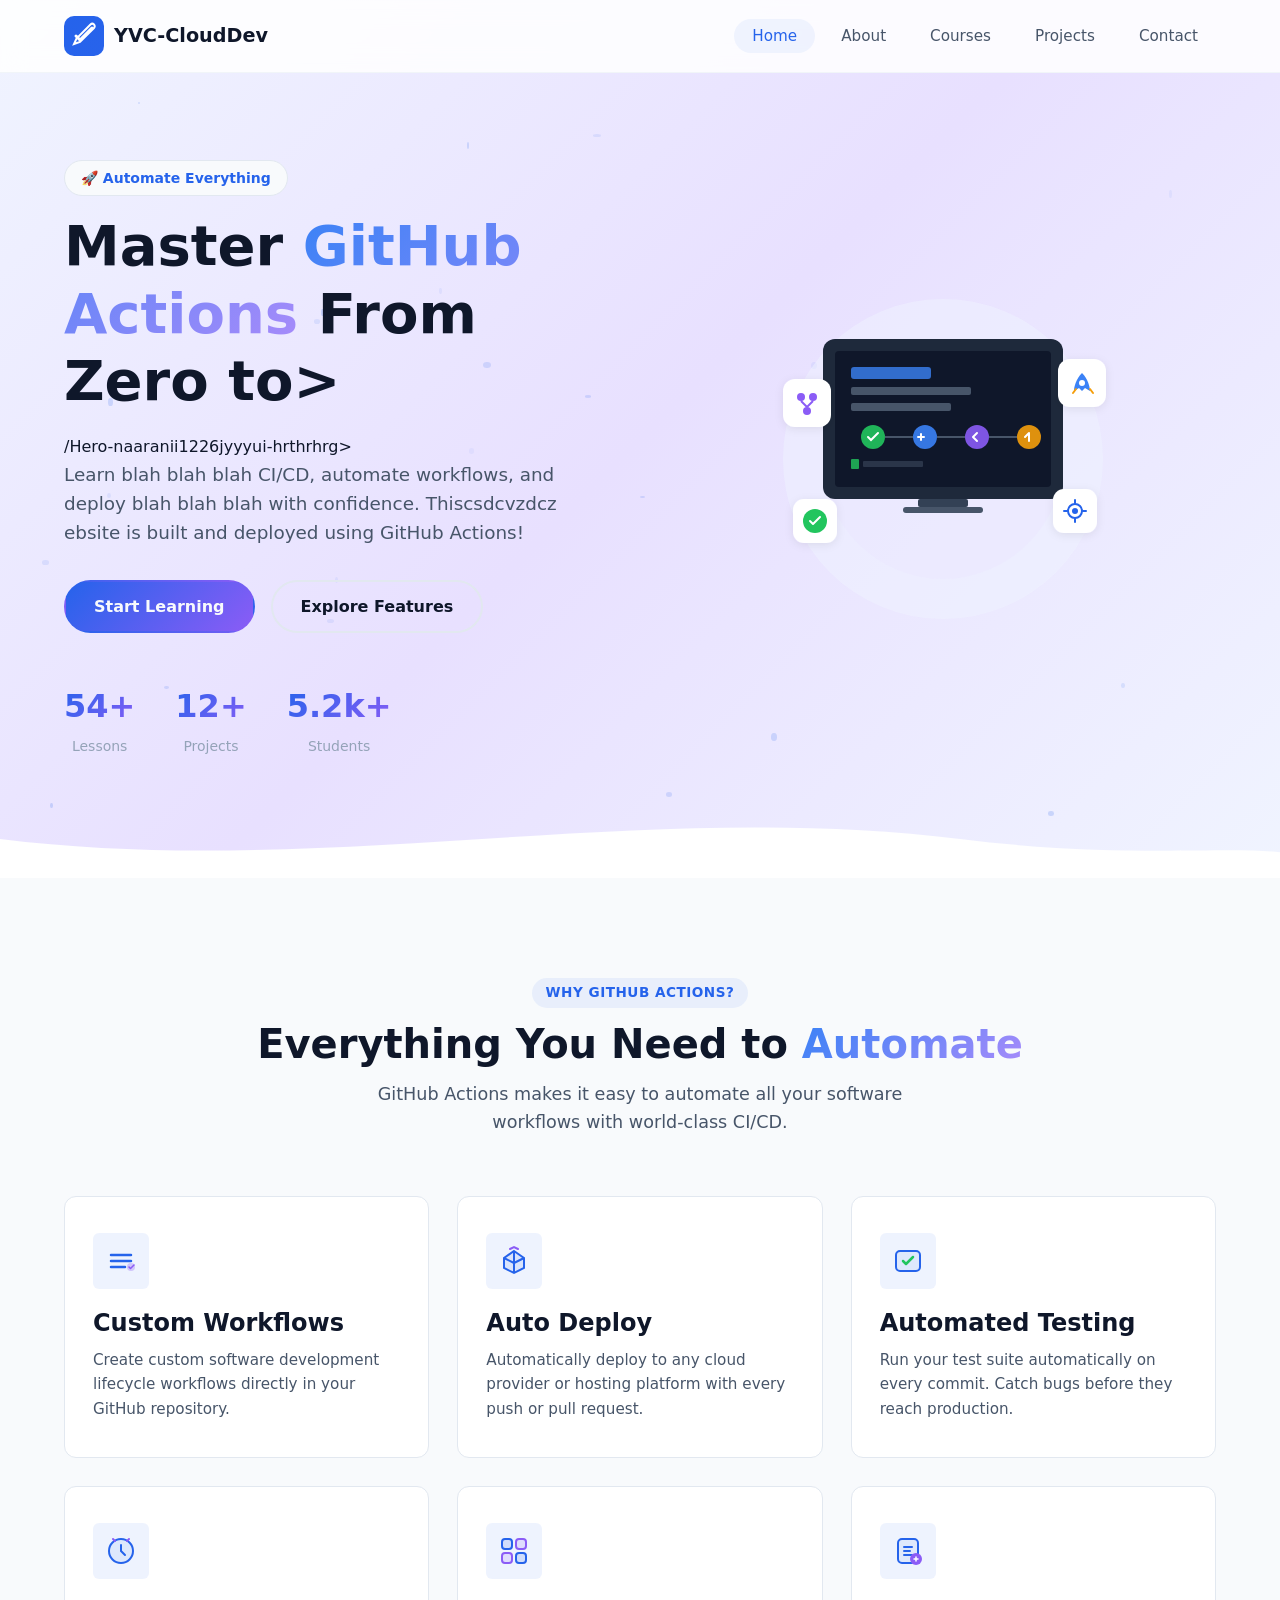
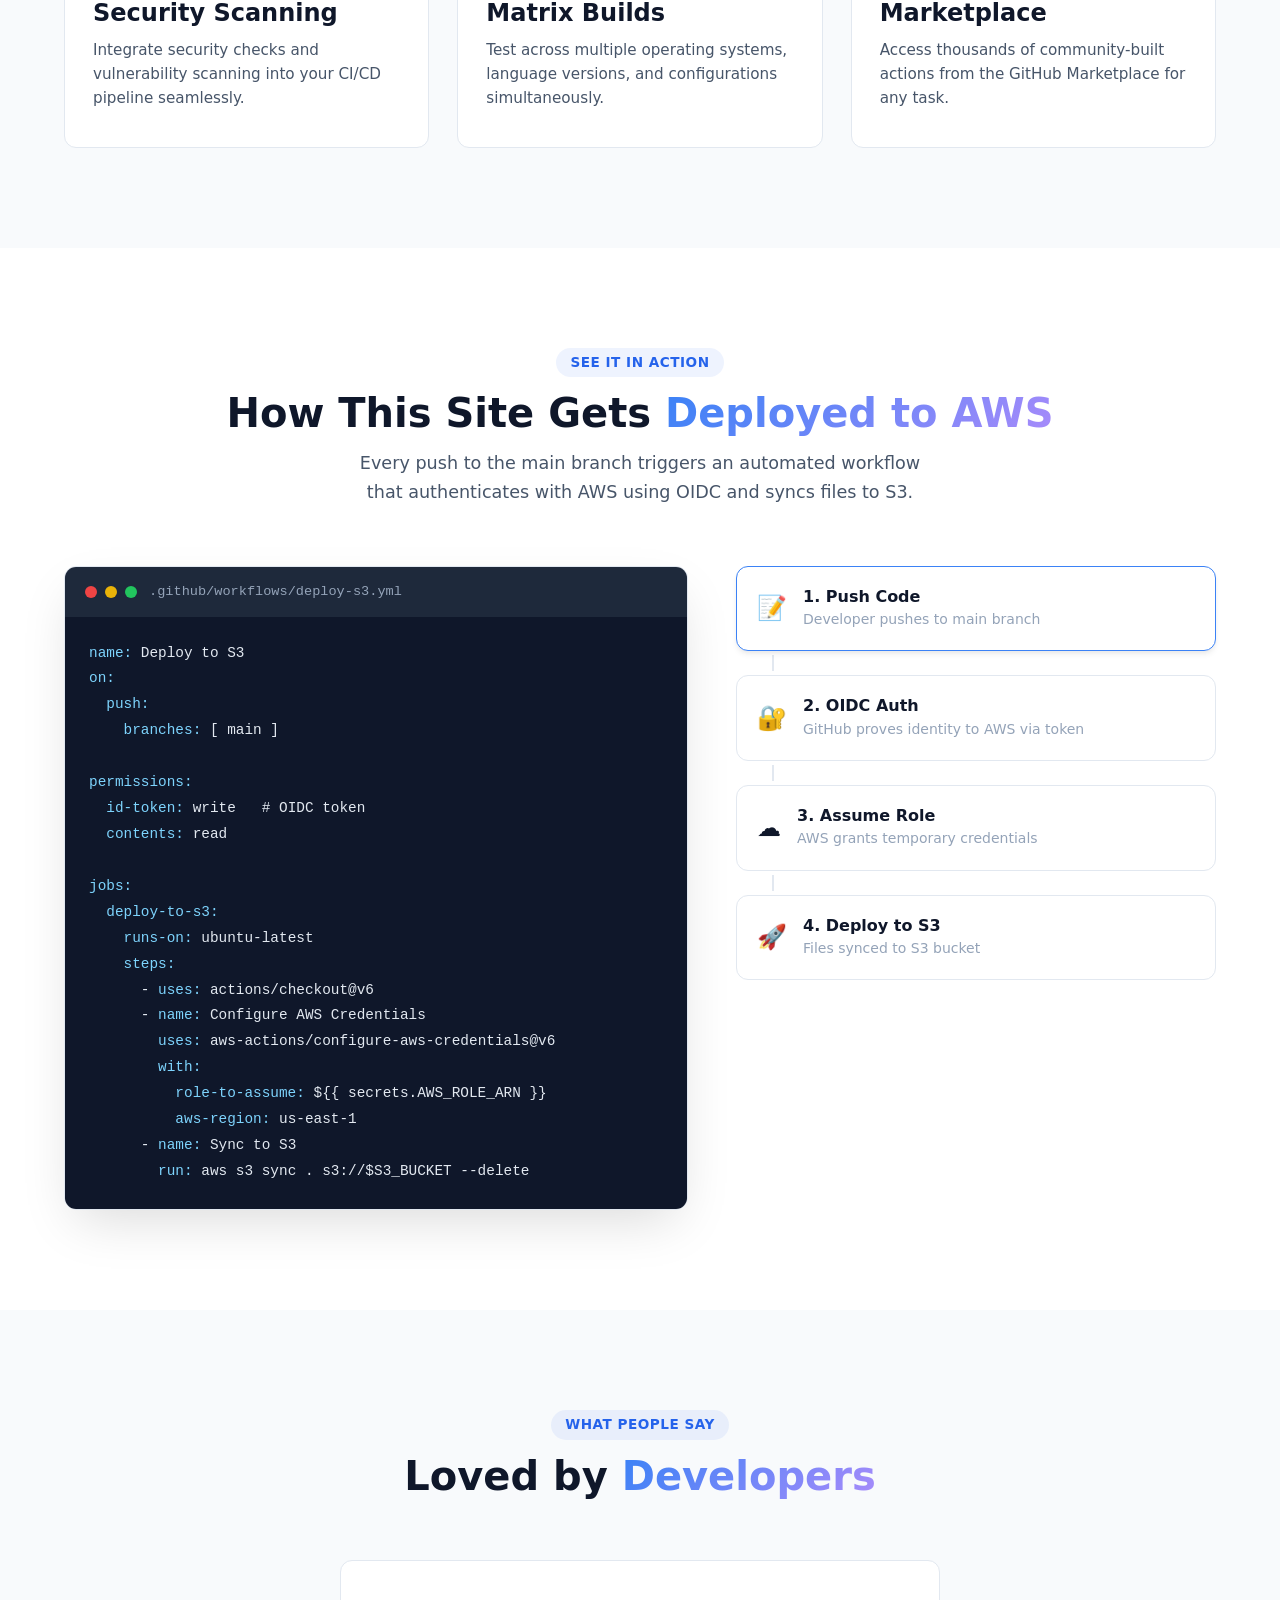
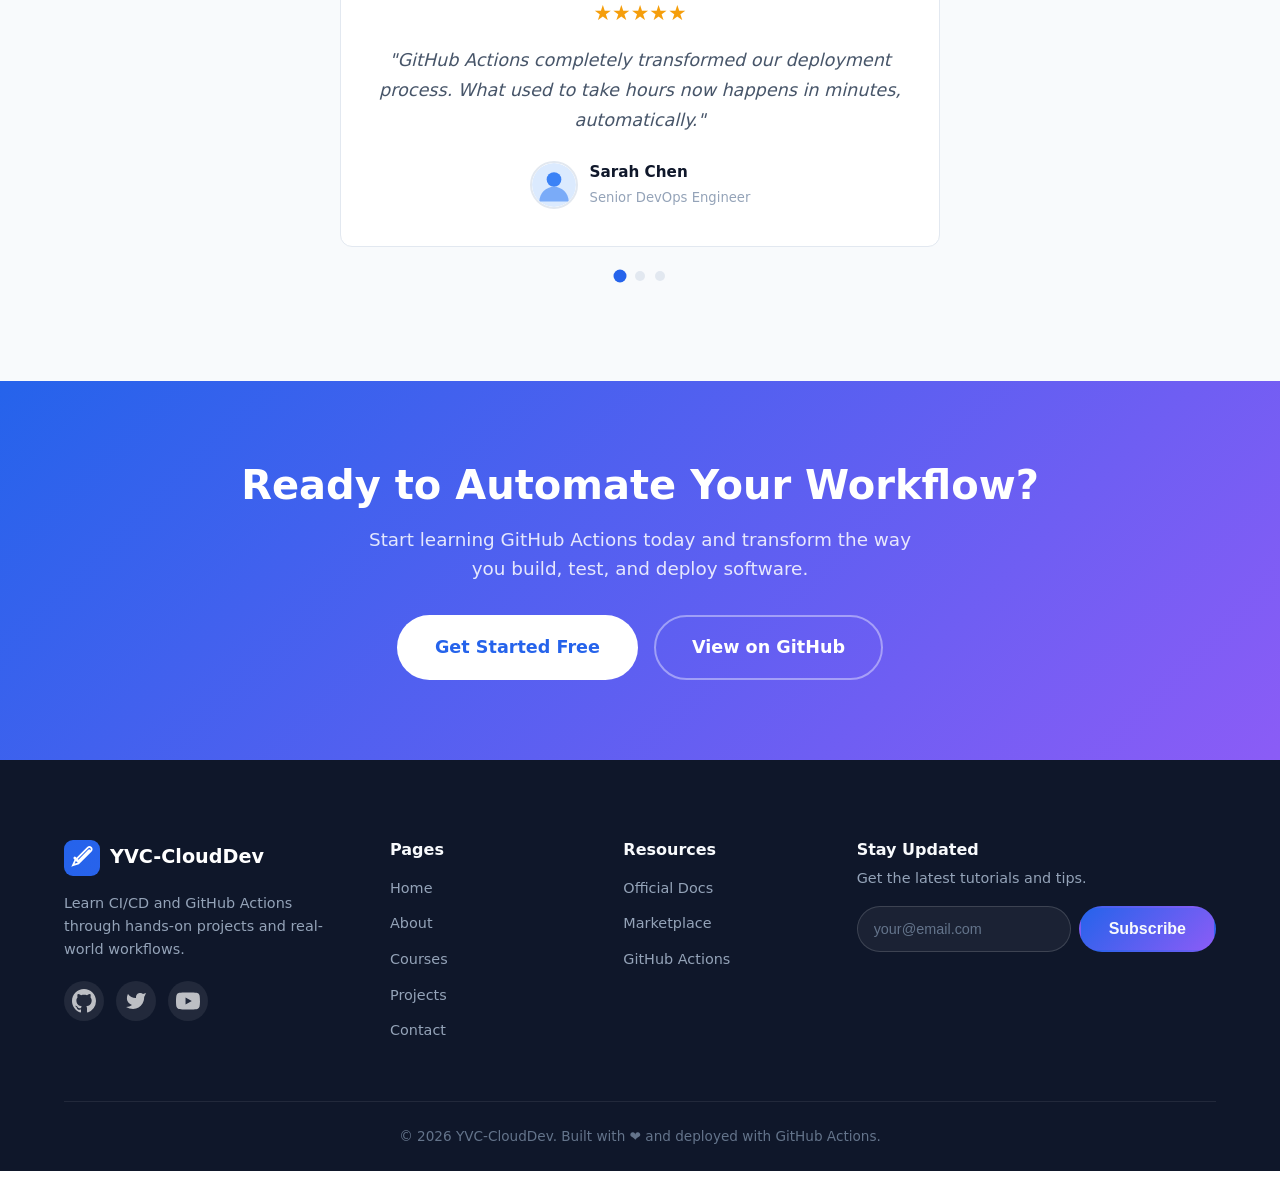
<file: index.html>
<!DOCTYPE html>
<html lang="en">
<head>
    <meta charset="UTF-8">
    <meta name="viewport" content="width=device-width, initial-scale=1.0">
    <title>YVC-CloudDev Academy - Learn GitHub Actions</title>
    <link rel="stylesheet" href="css/style.css">
    <link rel="icon" href="images/favicon.svg" type="image/svg+xml">
</head>
<body>
    <!-- Navigation -->
    <nav class="navbar" id="navbar">
        <div class="container nav-container">
            <a href="index.html" class="logo">
                <img src="images/logo.svg" alt="YVC-CloudDev Logo" width="40" height="40">
                <span>YVC-CloudDev</span>
            </a>
            <button class="nav-toggle" id="navToggle" aria-label="Toggle navigation">
                <span></span>
                <span></span>
                <span></span>
            </button>
            <ul class="nav-links" id="navLinks">
                <li><a href="index.html" class="active">Home</a></li>
                <li><a href="about.html">About</a></li>
                <li><a href="courses.html">Courses</a></li>
                <li><a href="projects.html">Projects</a></li>
                <li><a href="contact.html">Contact</a></li>
            </ul>
        </div>
    </nav>

    <!-- Hero Section -->
    <header class="hero">
        <div class="hero-particles" id="particles"></div>
        <div class="container hero-content">
            <div class="hero-text">
                <span class="badge">🚀 Automate Everything</span>
                <h1>Master <span class="gradient-text">GitHub Actions</span> From Zero to></h1>/Hero-naaranii1226jyyyui-hrthrhrg></h1>
                <p>Learn blah blah blah CI/CD, automate workflows, and deploy blah blah blah with confidence. Thiscsdcvzdcz ebsite is built and deployed using GitHub Actions!</p>
                <div class="hero-buttons">
                    <a href="courses.html" class="btn btn-primary">Start Learning</a>
                    <a href="#features" class="btn btn-outline">Explore Features</a>
                </div>
                <div class="hero-stats">
                    <div class="stat">
                        <strong id="counterLessons">0</strong>
                        <span>Lessons</span>
                    </div>
                    <div class="stat">
                        <strong id="counterProjects">0</strong>
                        <span>Projects</span>
                    </div>
                    <div class="stat">
                        <strong id="counterStudents">0</strong>
                        <span>Students</span>
                    </div>
                </div>
            </div>
            <div class="hero-image">
                <img src="images/hero-illustration.svg" alt="GitHub Actions Workflow Illustration">
            </div>
        </div>
        <div class="hero-wave">
            <svg viewBox="0 0 1440 120" preserveAspectRatio="none">
                <path d="M0,60 C360,120 720,0 1080,60 C1260,90 1380,70 1440,80 L1440,120 L0,120 Z" fill="var(--bg-primary)"/>
            </svg>
        </div>
    </header>

    <!-- Features Section -->
    <section class="features" id="features">
        <div class="container">
            <div class="section-header">
                <span class="section-tag">Why GitHub Actions?</span>
                <h2>Everything You Need to <span class="gradient-text">Automate</span></h2>
                <p>GitHub Actions makes it easy to automate all your software workflows with world-class CI/CD.</p>
            </div>
            <div class="features-grid">
                <div class="feature-card" data-aos="fade-up">
                    <div class="feature-icon">
                        <img src="images/icon-workflow.svg" alt="Workflow Icon">
                    </div>
                    <h3>Custom Workflows</h3>
                    <p>Create custom software development lifecycle workflows directly in your GitHub repository.</p>
                </div>
                <div class="feature-card" data-aos="fade-up" data-delay="100">
                    <div class="feature-icon">
                        <img src="images/icon-deploy.svg" alt="Deploy Icon">
                    </div>
                    <h3>Auto Deploy</h3>
                    <p>Automatically deploy to any cloud provider or hosting platform with every push or pull request.</p>
                </div>
                <div class="feature-card" data-aos="fade-up" data-delay="200">
                    <div class="feature-icon">
                        <img src="images/icon-test.svg" alt="Test Icon">
                    </div>
                    <h3>Automated Testing</h3>
                    <p>Run your test suite automatically on every commit. Catch bugs before they reach production.</p>
                </div>
                <div class="feature-card" data-aos="fade-up" data-delay="300">
                    <div class="feature-icon">
                        <img src="images/icon-security.svg" alt="Security Icon">
                    </div>
                    <h3>Security Scanning</h3>
                    <p>Integrate security checks and vulnerability scanning into your CI/CD pipeline seamlessly.</p>
                </div>
                <div class="feature-card" data-aos="fade-up" data-delay="400">
                    <div class="feature-icon">
                        <img src="images/icon-matrix.svg" alt="Matrix Icon">
                    </div>
                    <h3>Matrix Builds</h3>
                    <p>Test across multiple operating systems, language versions, and configurations simultaneously.</p>
                </div>
                <div class="feature-card" data-aos="fade-up" data-delay="500">
                    <div class="feature-icon">
                        <img src="images/icon-marketplace.svg" alt="Marketplace Icon">
                    </div>
                    <h3>Marketplace</h3>
                    <p>Access thousands of community-built actions from the GitHub Marketplace for any task.</p>
                </div>
            </div>
        </div>
    </section>

    <!-- Workflow Preview Section -->
    <section class="workflow-section">
        <div class="container">
            <div class="section-header">
                <span class="section-tag">See It In Action</span>
                <h2>How This Site Gets <span class="gradient-text">Deployed to AWS</span></h2>
                <p>Every push to the main branch triggers an automated workflow that authenticates with AWS using OIDC and syncs files to S3.</p>
            </div>
            <div class="workflow-demo">
                <div class="code-window">
                    <div class="code-header">
                        <div class="code-dots">
                            <span class="dot red"></span>
                            <span class="dot yellow"></span>
                            <span class="dot green"></span>
                        </div>
                        <span class="code-title">.github/workflows/deploy-s3.yml</span>
                    </div>
                    <pre class="code-body"><code><span class="yaml-key">name:</span> Deploy to S3
<span class="yaml-key">on:</span>
  <span class="yaml-key">push:</span>
    <span class="yaml-key">branches:</span> [ main ]

<span class="yaml-key">permissions:</span>
  <span class="yaml-key">id-token:</span> write   <span class="yaml-comment"># OIDC token</span>
  <span class="yaml-key">contents:</span> read

<span class="yaml-key">jobs:</span>
  <span class="yaml-key">deploy-to-s3:</span>
    <span class="yaml-key">runs-on:</span> ubuntu-latest
    <span class="yaml-key">steps:</span>
      - <span class="yaml-key">uses:</span> actions/checkout@v6
      - <span class="yaml-key">name:</span> Configure AWS Credentials
        <span class="yaml-key">uses:</span> aws-actions/configure-aws-credentials@v6
        <span class="yaml-key">with:</span>
          <span class="yaml-key">role-to-assume:</span> ${{ secrets.AWS_ROLE_ARN }}
          <span class="yaml-key">aws-region:</span> us-east-1
      - <span class="yaml-key">name:</span> Sync to S3
        <span class="yaml-key">run:</span> aws s3 sync . s3://$S3_BUCKET --delete</code></pre>
                </div>
                <div class="workflow-steps">
                    <div class="workflow-step active">
                        <div class="step-icon">📝</div>
                        <div class="step-info">
                            <h4>1. Push Code</h4>
                            <p>Developer pushes to main branch</p>
                        </div>
                    </div>
                    <div class="workflow-connector"></div>
                    <div class="workflow-step">
                        <div class="step-icon">🔐</div>
                        <div class="step-info">
                            <h4>2. OIDC Auth</h4>
                            <p>GitHub proves identity to AWS via token</p>
                        </div>
                    </div>
                    <div class="workflow-connector"></div>
                    <div class="workflow-step">
                        <div class="step-icon">☁️</div>
                        <div class="step-info">
                            <h4>3. Assume Role</h4>
                            <p>AWS grants temporary credentials</p>
                        </div>
                    </div>
                    <div class="workflow-connector"></div>
                    <div class="workflow-step">
                        <div class="step-icon">🚀</div>
                        <div class="step-info">
                            <h4>4. Deploy to S3</h4>
                            <p>Files synced to S3 bucket</p>
                        </div>
                    </div>
                </div>
            </div>
        </div>
    </section>

    <!-- Testimonials -->
    <section class="testimonials">
        <div class="container">
            <div class="section-header">
                <span class="section-tag">What People Say</span>
                <h2>Loved by <span class="gradient-text">Developers</span></h2>
            </div>
            <div class="testimonial-slider" id="testimonialSlider">
                <div class="testimonial-card active">
                    <div class="testimonial-stars">★★★★★</div>
                    <p>"GitHub Actions completely transformed our deployment process. What used to take hours now happens in minutes, automatically."</p>
                    <div class="testimonial-author">
                        <img src="images/avatar-1.svg" alt="Sarah Chen" width="48" height="48">
                        <div>
                            <strong>Sarah Chen</strong>
                            <span>Senior DevOps Engineer</span>
                        </div>
                    </div>
                </div>
                <div class="testimonial-card">
                    <div class="testimonial-stars">★★★★★</div>
                    <p>"The best resource for learning CI/CD. The hands-on projects made everything click. I went from zero to deploying production apps."</p>
                    <div class="testimonial-author">
                        <img src="images/avatar-2.svg" alt="Marcus Rivera" width="48" height="48">
                        <div>
                            <strong>Marcus Rivera</strong>
                            <span>Full Stack Developer</span>
                        </div>
                    </div>
                </div>
                <div class="testimonial-card">
                    <div class="testimonial-stars">★★★★★</div>
                    <p>"I teach a DevOps bootcamp and this is my go-to demo project. Students love seeing the live deployment pipeline in action."</p>
                    <div class="testimonial-author">
                        <img src="images/avatar-3.svg" alt="Aisha Patel" width="48" height="48">
                        <div>
                            <strong>Aisha Patel</strong>
                            <span>DevOps Instructor</span>
                        </div>
                    </div>
                </div>
            </div>
            <div class="testimonial-dots" id="testimonialDots"></div>
        </div>
    </section>

    <!-- CTA Section -->
    <section class="cta">
        <div class="container">
            <div class="cta-content">
                <h2>Ready to Automate Your Workflow?</h2>
                <p>Start learning GitHub Actions today and transform the way you build, test, and deploy software.</p>
                <div class="cta-buttons">
                    <a href="courses.html" class="btn btn-primary btn-lg">Get Started Free</a>
                    <a href="https://github.com" class="btn btn-outline btn-lg" target="_blank" rel="noopener noreferrer">View on GitHub</a>
                </div>
            </div>
        </div>
    </section>

    <!-- Footer -->
    <footer class="footer">
        <div class="container">
            <div class="footer-grid">
                <div class="footer-brand">
                    <a href="index.html" class="logo">
                        <img src="images/logo.svg" alt="YVC-CloudDev" width="36" height="36">
                        <span>YVC-CloudDev</span>
                    </a>
                    <p>Learn CI/CD and GitHub Actions through hands-on projects and real-world workflows.</p>
                    <div class="social-links">
                        <a href="#" aria-label="GitHub"><img src="images/icon-github.svg" alt="GitHub" width="24" height="24"></a>
                        <a href="#" aria-label="Twitter"><img src="images/icon-twitter.svg" alt="Twitter" width="24" height="24"></a>
                        <a href="#" aria-label="YouTube"><img src="images/icon-youtube.svg" alt="YouTube" width="24" height="24"></a>
                    </div>
                </div>
                <div class="footer-links">
                    <h4>Pages</h4>
                    <ul>
                        <li><a href="index.html">Home</a></li>
                        <li><a href="about.html">About</a></li>
                        <li><a href="courses.html">Courses</a></li>
                        <li><a href="projects.html">Projects</a></li>
                        <li><a href="contact.html">Contact</a></li>
                    </ul>
                </div>
                <div class="footer-links">
                    <h4>Resources</h4>
                    <ul>
                        <li><a href="https://docs.github.com/en/actions" target="_blank" rel="noopener noreferrer">Official Docs</a></li>
                        <li><a href="https://github.com/marketplace?type=actions" target="_blank" rel="noopener noreferrer">Marketplace</a></li>
                        <li><a href="https://github.com/features/actions" target="_blank" rel="noopener noreferrer">GitHub Actions</a></li>
                    </ul>
                </div>
                <div class="footer-newsletter">
                    <h4>Stay Updated</h4>
                    <p>Get the latest tutorials and tips.</p>
                    <form class="newsletter-form" id="newsletterForm">
                        <input type="email" placeholder="your@email.com" required aria-label="Email address">
                        <button type="submit" class="btn btn-primary">Subscribe</button>
                    </form>
                </div>
            </div>
            <div class="footer-bottom">
                <p>&copy; 2026 YVC-CloudDev. Built with ❤️ and deployed with GitHub Actions.</p>
            </div>
        </div>
    </footer>

    <!-- Back to Top -->
    <button class="back-to-top" id="backToTop" aria-label="Back to top">↑</button>

    <script src="js/main.js"></script>
</body>
</html>
</file>
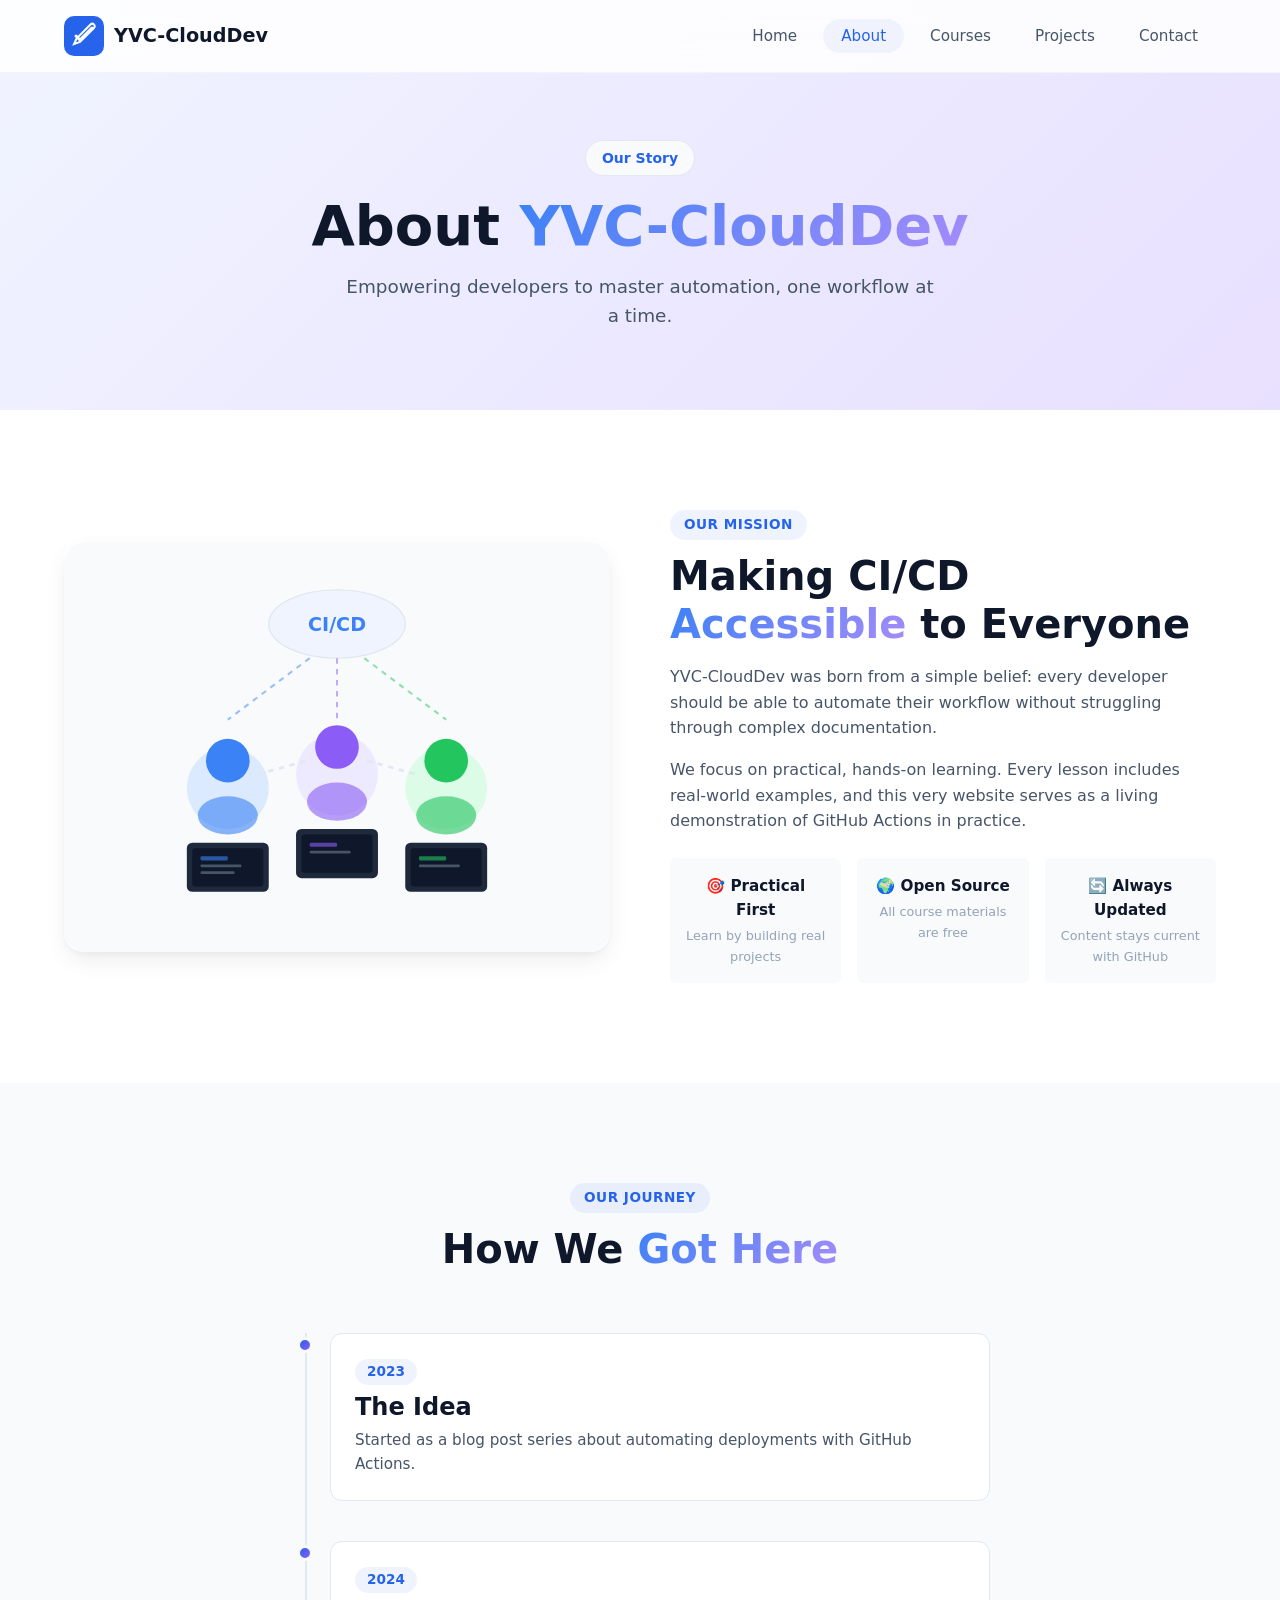
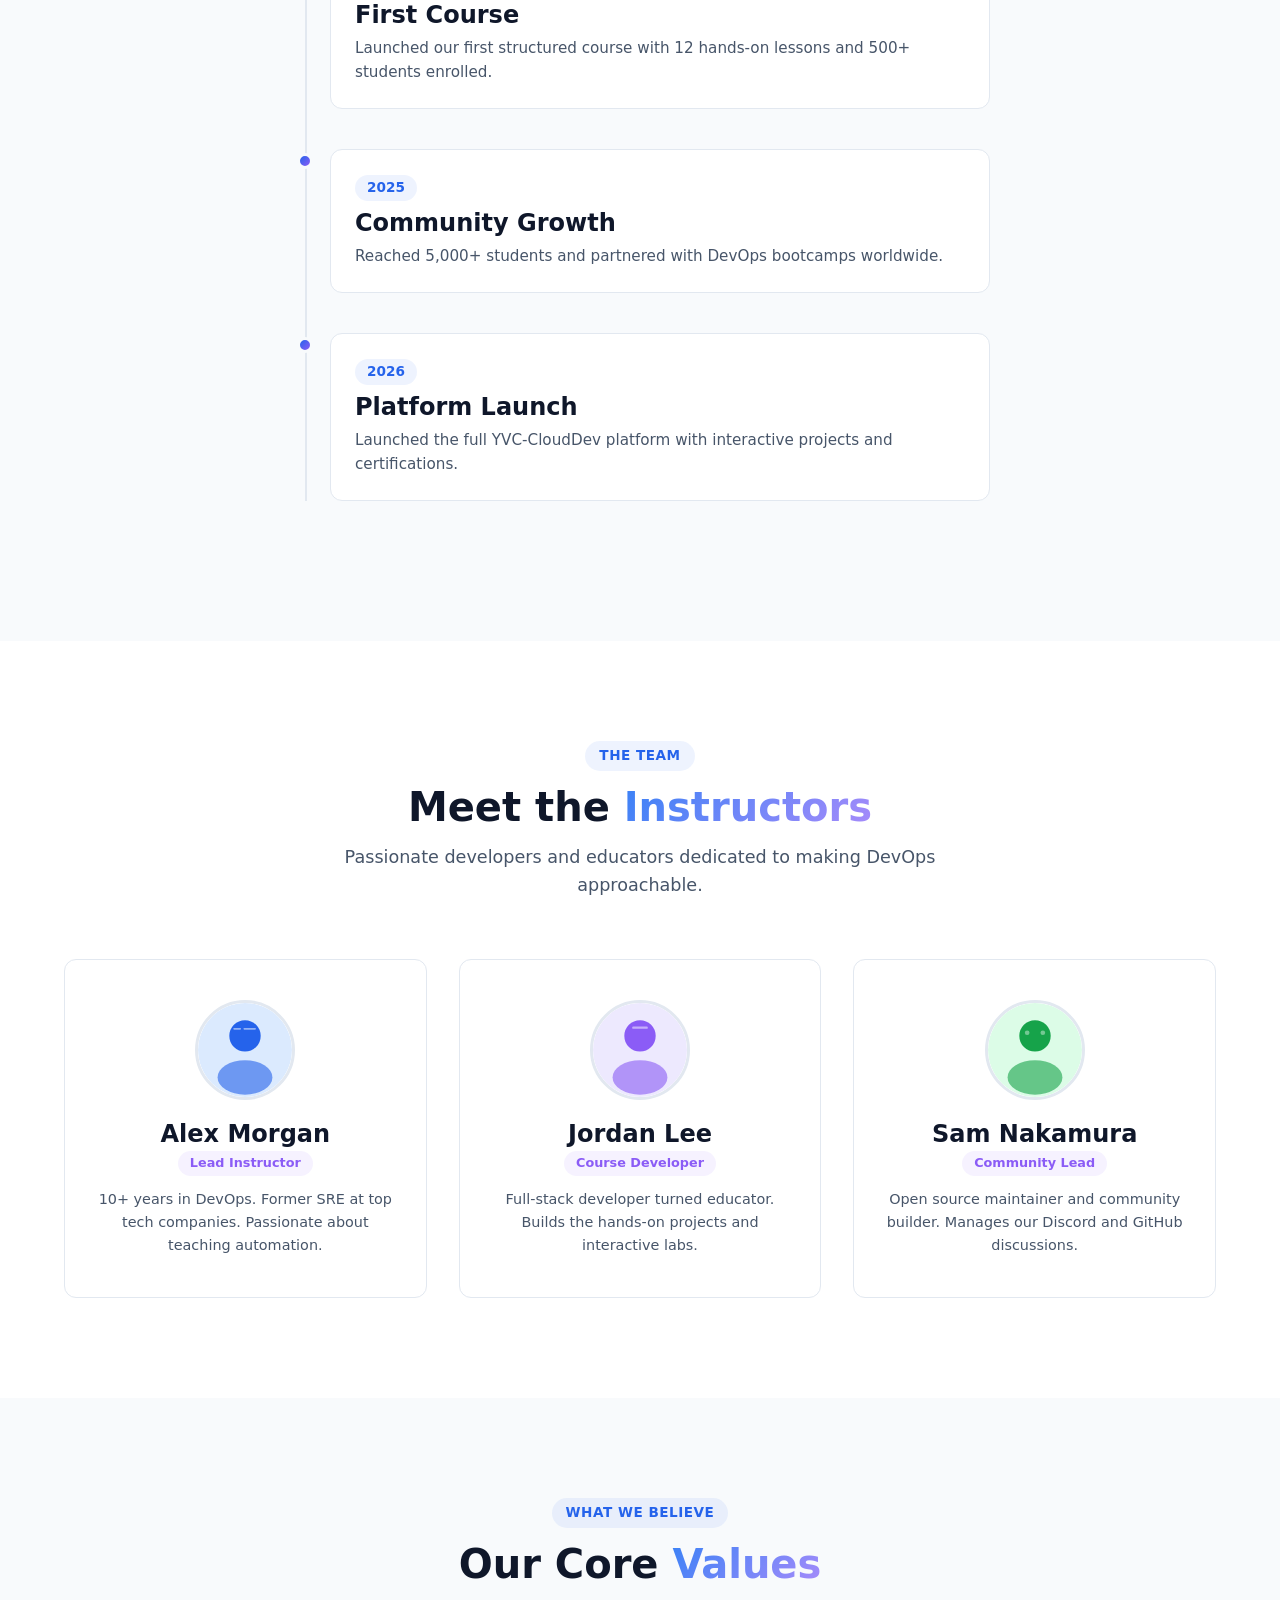
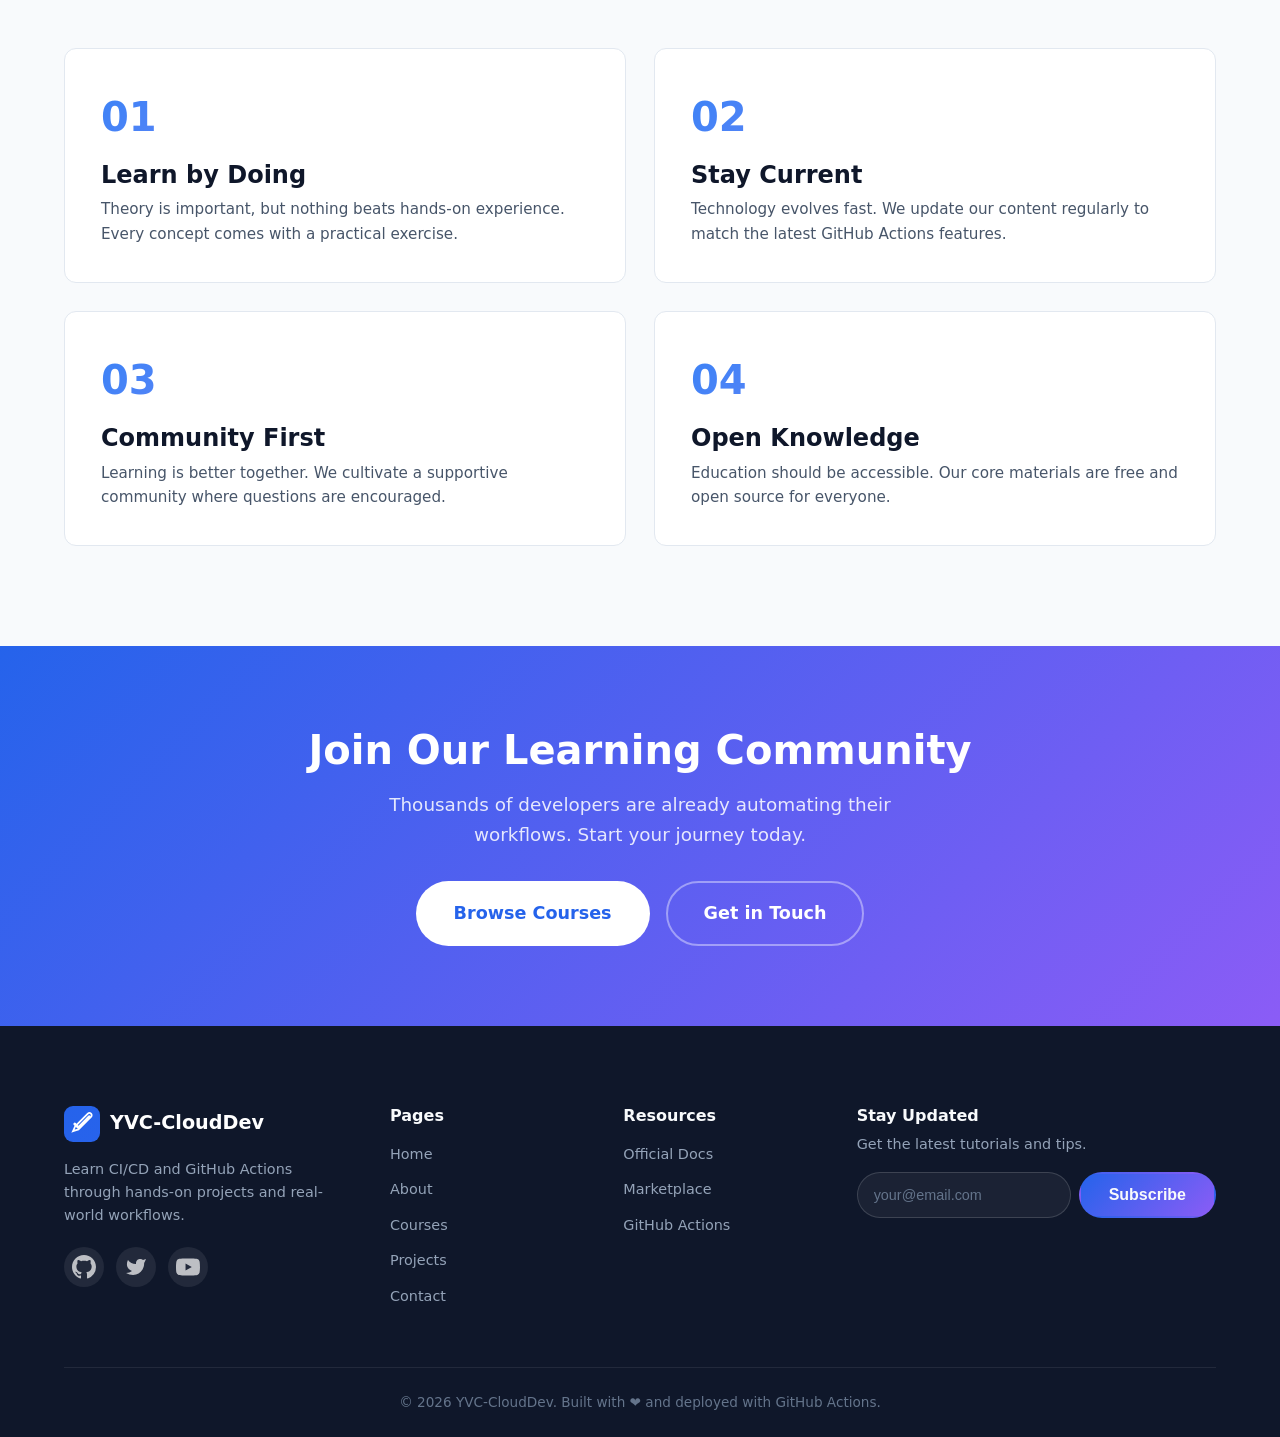
<file: about.html>
<!DOCTYPE html>
<html lang="en">
<head>
    <meta charset="UTF-8">
    <meta name="viewport" content="width=device-width, initial-scale=1.0">
    <title>About - YVC-CloudDev</title>
    <link rel="stylesheet" href="css/style.css">
    <link rel="icon" href="images/favicon.svg" type="image/svg+xml">
</head>
<body>
    <!-- Navigation -->
    <nav class="navbar" id="navbar">
        <div class="container nav-container">
            <a href="index.html" class="logo">
                <img src="images/logo.svg" alt="YVC-CloudDev Logo" width="40" height="40">
                <span>YVC-CloudDev</span>
            </a>
            <button class="nav-toggle" id="navToggle" aria-label="Toggle navigation">
                <span></span>
                <span></span>
                <span></span>
            </button>
            <ul class="nav-links" id="navLinks">
                <li><a href="index.html">Home</a></li>
                <li><a href="about.html" class="active">About</a></li>
                <li><a href="courses.html">Courses</a></li>
                <li><a href="projects.html">Projects</a></li>
                <li><a href="contact.html">Contact</a></li>
            </ul>
        </div>
    </nav>

    <!-- Page Header -->
    <header class="page-header">
        <div class="container">
            <span class="badge">Our Story</span>
            <h1>About <span class="gradient-text">YVC-CloudDev</span></h1>
            <p>Empowering developers to master automation, one workflow at a time.</p>
        </div>
    </header>

    <!-- Mission Section -->
    <section class="about-mission">
        <div class="container">
            <div class="about-grid">
                <div class="about-image">
                    <img src="images/about-team.svg" alt="Team working together on automation">
                </div>
                <div class="about-text">
                    <span class="section-tag">Our Mission</span>
                    <h2>Making CI/CD <span class="gradient-text">Accessible</span> to Everyone</h2>
                    <p>YVC-CloudDev was born from a simple belief: every developer should be able to automate their workflow without struggling through complex documentation.</p>
                    <p>We focus on practical, hands-on learning. Every lesson includes real-world examples, and this very website serves as a living demonstration of GitHub Actions in practice.</p>
                    <div class="about-highlights">
                        <div class="highlight">
                            <strong>🎯 Practical First</strong>
                            <p>Learn by building real projects</p>
                        </div>
                        <div class="highlight">
                            <strong>🌍 Open Source</strong>
                            <p>All course materials are free</p>
                        </div>
                        <div class="highlight">
                            <strong>🔄 Always Updated</strong>
                            <p>Content stays current with GitHub</p>
                        </div>
                    </div>
                </div>
            </div>
        </div>
    </section>

    <!-- Timeline Section -->
    <section class="timeline-section">
        <div class="container">
            <div class="section-header">
                <span class="section-tag">Our Journey</span>
                <h2>How We <span class="gradient-text">Got Here</span></h2>
            </div>
            <div class="timeline">
                <div class="timeline-item">
                    <div class="timeline-marker"></div>
                    <div class="timeline-content">
                        <span class="timeline-date">2023</span>
                        <h3>The Idea</h3>
                        <p>Started as a blog post series about automating deployments with GitHub Actions.</p>
                    </div>
                </div>
                <div class="timeline-item">
                    <div class="timeline-marker"></div>
                    <div class="timeline-content">
                        <span class="timeline-date">2024</span>
                        <h3>First Course</h3>
                        <p>Launched our first structured course with 12 hands-on lessons and 500+ students enrolled.</p>
                    </div>
                </div>
                <div class="timeline-item">
                    <div class="timeline-marker"></div>
                    <div class="timeline-content">
                        <span class="timeline-date">2025</span>
                        <h3>Community Growth</h3>
                        <p>Reached 5,000+ students and partnered with DevOps bootcamps worldwide.</p>
                    </div>
                </div>
                <div class="timeline-item">
                    <div class="timeline-marker"></div>
                    <div class="timeline-content">
                        <span class="timeline-date">2026</span>
                        <h3>Platform Launch</h3>
                        <p>Launched the full YVC-CloudDev platform with interactive projects and certifications.</p>
                    </div>
                </div>
            </div>
        </div>
    </section>

    <!-- Team Section -->
    <section class="team-section">
        <div class="container">
            <div class="section-header">
                <span class="section-tag">The Team</span>
                <h2>Meet the <span class="gradient-text">Instructors</span></h2>
                <p>Passionate developers and educators dedicated to making DevOps approachable.</p>
            </div>
            <div class="team-grid">
                <div class="team-card">
                    <div class="team-avatar">
                        <img src="images/team-1.svg" alt="Alex Morgan">
                    </div>
                    <h3>Alex Morgan</h3>
                    <span class="team-role">Lead Instructor</span>
                    <p>10+ years in DevOps. Former SRE at top tech companies. Passionate about teaching automation.</p>
                </div>
                <div class="team-card">
                    <div class="team-avatar">
                        <img src="images/team-2.svg" alt="Jordan Lee">
                    </div>
                    <h3>Jordan Lee</h3>
                    <span class="team-role">Course Developer</span>
                    <p>Full-stack developer turned educator. Builds the hands-on projects and interactive labs.</p>
                </div>
                <div class="team-card">
                    <div class="team-avatar">
                        <img src="images/team-3.svg" alt="Sam Nakamura">
                    </div>
                    <h3>Sam Nakamura</h3>
                    <span class="team-role">Community Lead</span>
                    <p>Open source maintainer and community builder. Manages our Discord and GitHub discussions.</p>
                </div>
            </div>
        </div>
    </section>

    <!-- Values Section -->
    <section class="values-section">
        <div class="container">
            <div class="section-header">
                <span class="section-tag">What We Believe</span>
                <h2>Our Core <span class="gradient-text">Values</span></h2>
            </div>
            <div class="values-grid">
                <div class="value-card">
                    <div class="value-number">01</div>
                    <h3>Learn by Doing</h3>
                    <p>Theory is important, but nothing beats hands-on experience. Every concept comes with a practical exercise.</p>
                </div>
                <div class="value-card">
                    <div class="value-number">02</div>
                    <h3>Stay Current</h3>
                    <p>Technology evolves fast. We update our content regularly to match the latest GitHub Actions features.</p>
                </div>
                <div class="value-card">
                    <div class="value-number">03</div>
                    <h3>Community First</h3>
                    <p>Learning is better together. We cultivate a supportive community where questions are encouraged.</p>
                </div>
                <div class="value-card">
                    <div class="value-number">04</div>
                    <h3>Open Knowledge</h3>
                    <p>Education should be accessible. Our core materials are free and open source for everyone.</p>
                </div>
            </div>
        </div>
    </section>

    <!-- CTA -->
    <section class="cta">
        <div class="container">
            <div class="cta-content">
                <h2>Join Our Learning Community</h2>
                <p>Thousands of developers are already automating their workflows. Start your journey today.</p>
                <div class="cta-buttons">
                    <a href="courses.html" class="btn btn-primary btn-lg">Browse Courses</a>
                    <a href="contact.html" class="btn btn-outline btn-lg">Get in Touch</a>
                </div>
            </div>
        </div>
    </section>

    <!-- Footer -->
    <footer class="footer">
        <div class="container">
            <div class="footer-grid">
                <div class="footer-brand">
                    <a href="index.html" class="logo">
                        <img src="images/logo.svg" alt="YVC-CloudDev" width="36" height="36">
                        <span>YVC-CloudDev</span>
                    </a>
                    <p>Learn CI/CD and GitHub Actions through hands-on projects and real-world workflows.</p>
                    <div class="social-links">
                        <a href="#" aria-label="GitHub"><img src="images/icon-github.svg" alt="GitHub" width="24" height="24"></a>
                        <a href="#" aria-label="Twitter"><img src="images/icon-twitter.svg" alt="Twitter" width="24" height="24"></a>
                        <a href="#" aria-label="YouTube"><img src="images/icon-youtube.svg" alt="YouTube" width="24" height="24"></a>
                    </div>
                </div>
                <div class="footer-links">
                    <h4>Pages</h4>
                    <ul>
                        <li><a href="index.html">Home</a></li>
                        <li><a href="about.html">About</a></li>
                        <li><a href="courses.html">Courses</a></li>
                        <li><a href="projects.html">Projects</a></li>
                        <li><a href="contact.html">Contact</a></li>
                    </ul>
                </div>
                <div class="footer-links">
                    <h4>Resources</h4>
                    <ul>
                        <li><a href="https://docs.github.com/en/actions" target="_blank" rel="noopener noreferrer">Official Docs</a></li>
                        <li><a href="https://github.com/marketplace?type=actions" target="_blank" rel="noopener noreferrer">Marketplace</a></li>
                        <li><a href="https://github.com/features/actions" target="_blank" rel="noopener noreferrer">GitHub Actions</a></li>
                    </ul>
                </div>
                <div class="footer-newsletter">
                    <h4>Stay Updated</h4>
                    <p>Get the latest tutorials and tips.</p>
                    <form class="newsletter-form" id="newsletterForm">
                        <input type="email" placeholder="your@email.com" required aria-label="Email address">
                        <button type="submit" class="btn btn-primary">Subscribe</button>
                    </form>
                </div>
            </div>
            <div class="footer-bottom">
                <p>&copy; 2026 YVC-CloudDev. Built with ❤️ and deployed with GitHub Actions.</p>
            </div>
        </div>
    </footer>

    <button class="back-to-top" id="backToTop" aria-label="Back to top">↑</button>
    <script src="js/main.js"></script>
</body>
</html>
</file>
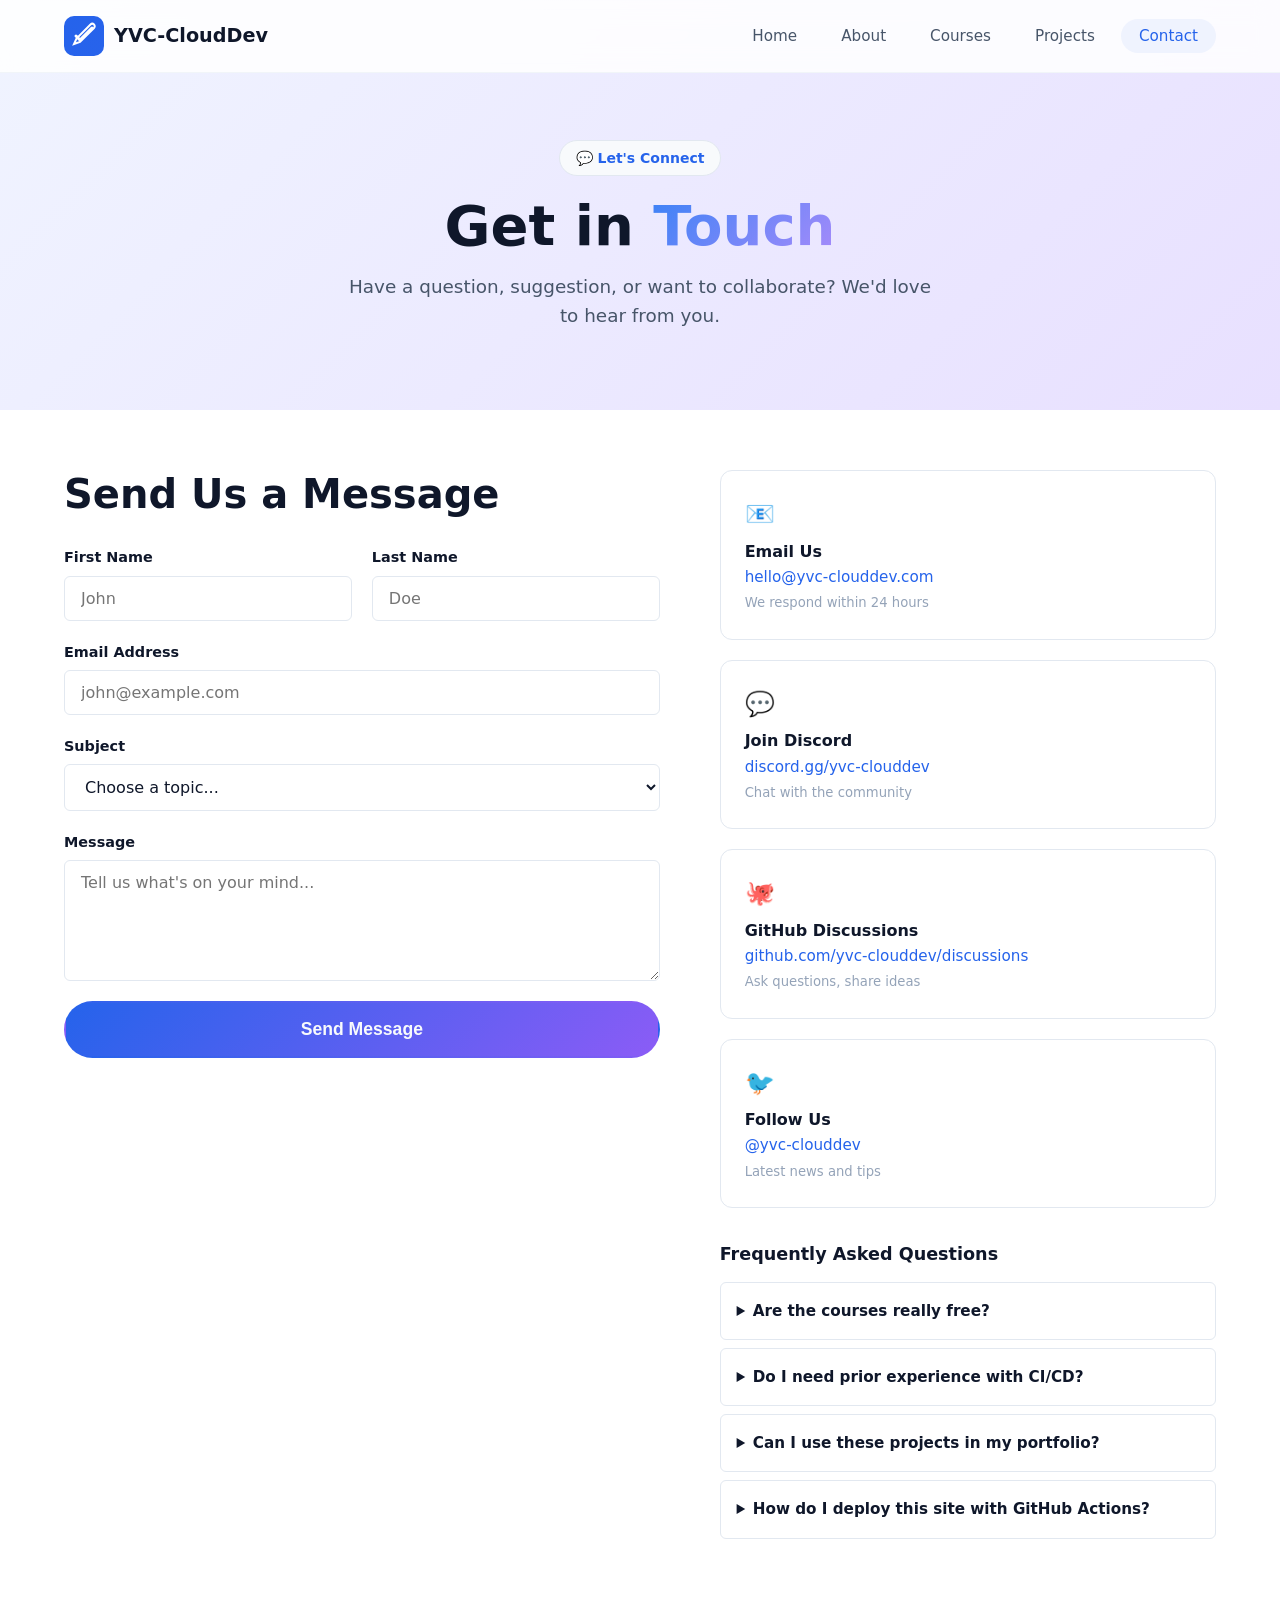
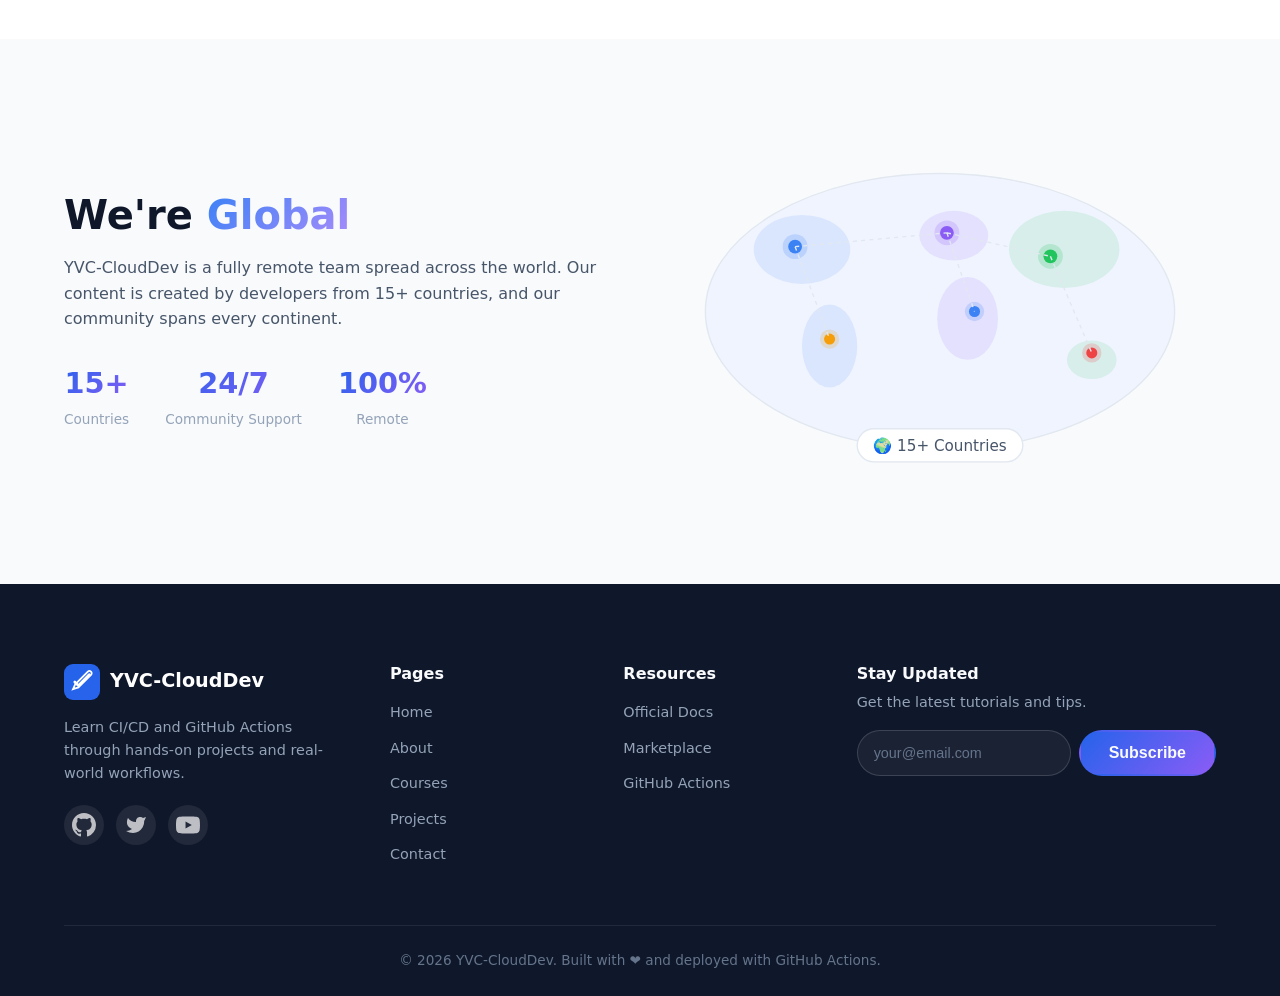
<file: contact.html>
<!DOCTYPE html>
<html lang="en">
<head>
    <meta charset="UTF-8">
    <meta name="viewport" content="width=device-width, initial-scale=1.0">
    <title>Contact - YVC-CloudDev</title>
    <link rel="stylesheet" href="css/style.css">
    <link rel="icon" href="images/favicon.svg" type="image/svg+xml">
</head>
<body>
    <!-- Navigation -->
    <nav class="navbar" id="navbar">
        <div class="container nav-container">
            <a href="index.html" class="logo">
                <img src="images/logo.svg" alt="YVC-CloudDev Logo" width="40" height="40">
                <span>YVC-CloudDev</span>
            </a>
            <button class="nav-toggle" id="navToggle" aria-label="Toggle navigation">
                <span></span>
                <span></span>
                <span></span>
            </button>
            <ul class="nav-links" id="navLinks">
                <li><a href="index.html">Home</a></li>
                <li><a href="about.html">About</a></li>
                <li><a href="courses.html">Courses</a></li>
                <li><a href="projects.html">Projects</a></li>
                <li><a href="contact.html" class="active">Contact</a></li>
            </ul>
        </div>
    </nav>

    <!-- Page Header -->
    <header class="page-header">
        <div class="container">
            <span class="badge">💬 Let's Connect</span>
            <h1>Get in <span class="gradient-text">Touch</span></h1>
            <p>Have a question, suggestion, or want to collaborate? We'd love to hear from you.</p>
        </div>
    </header>

    <!-- Contact Section -->
    <section class="contact-section">
        <div class="container">
            <div class="contact-grid">
                <!-- Contact Form -->
                <div class="contact-form-wrapper">
                    <h2>Send Us a Message</h2>
                    <form class="contact-form" id="contactForm">
                        <div class="form-row">
                            <div class="form-group">
                                <label for="firstName">First Name</label>
                                <input type="text" id="firstName" name="firstName" required placeholder="John">
                            </div>
                            <div class="form-group">
                                <label for="lastName">Last Name</label>
                                <input type="text" id="lastName" name="lastName" required placeholder="Doe">
                            </div>
                        </div>
                        <div class="form-group">
                            <label for="email">Email Address</label>
                            <input type="email" id="email" name="email" required placeholder="john@example.com">
                        </div>
                        <div class="form-group">
                            <label for="subject">Subject</label>
                            <select id="subject" name="subject" required>
                                <option value="" disabled selected>Choose a topic...</option>
                                <option value="general">General Question</option>
                                <option value="course">Course Inquiry</option>
                                <option value="partnership">Partnership</option>
                                <option value="bug">Report a Bug</option>
                                <option value="other">Other</option>
                            </select>
                        </div>
                        <div class="form-group">
                            <label for="message">Message</label>
                            <textarea id="message" name="message" rows="5" required placeholder="Tell us what's on your mind..."></textarea>
                        </div>
                        <button type="submit" class="btn btn-primary btn-lg btn-full">Send Message</button>
                    </form>
                    <div class="form-success" id="formSuccess" hidden>
                        <div class="success-icon">✅</div>
                        <h3>Message Sent!</h3>
                        <p>Thanks for reaching out. We'll get back to you within 24 hours.</p>
                    </div>
                </div>

                <!-- Contact Info -->
                <div class="contact-info">
                    <div class="contact-info-card">
                        <div class="info-icon">📧</div>
                        <h3>Email Us</h3>
                        <p>hello@yvc-clouddev.com</p>
                        <span>We respond within 24 hours</span>
                    </div>
                    <div class="contact-info-card">
                        <div class="info-icon">💬</div>
                        <h3>Join Discord</h3>
                        <p>discord.gg/yvc-clouddev</p>
                        <span>Chat with the community</span>
                    </div>
                    <div class="contact-info-card">
                        <div class="info-icon">🐙</div>
                        <h3>GitHub Discussions</h3>
                        <p>github.com/yvc-clouddev/discussions</p>
                        <span>Ask questions, share ideas</span>
                    </div>
                    <div class="contact-info-card">
                        <div class="info-icon">🐦</div>
                        <h3>Follow Us</h3>
                        <p>@yvc-clouddev</p>
                        <span>Latest news and tips</span>
                    </div>

                    <!-- FAQ -->
                    <div class="faq-section">
                        <h3>Frequently Asked Questions</h3>
                        <div class="faq-list">
                            <details class="faq-item">
                                <summary>Are the courses really free?</summary>
                                <p>Yes! All core course materials are completely free and open source. We believe education should be accessible to everyone.</p>
                            </details>
                            <details class="faq-item">
                                <summary>Do I need prior experience with CI/CD?</summary>
                                <p>Not at all. Our beginner courses start from the very basics. You just need to know basic Git commands.</p>
                            </details>
                            <details class="faq-item">
                                <summary>Can I use these projects in my portfolio?</summary>
                                <p>Absolutely! Fork any project, customize it, and showcase it. That's exactly what they're designed for.</p>
                            </details>
                            <details class="faq-item">
                                <summary>How do I deploy this site with GitHub Actions?</summary>
                                <p>Fork this repository, enable GitHub Pages in your repo settings, and the included workflow will handle the rest automatically!</p>
                            </details>
                        </div>
                    </div>
                </div>
            </div>
        </div>
    </section>

    <!-- Map / Location Section -->
    <section class="location-section">
        <div class="container">
            <div class="location-card">
                <div class="location-text">
                    <h2>We're <span class="gradient-text">Global</span></h2>
                    <p>YVC-CloudDev is a fully remote team spread across the world. Our content is created by developers from 15+ countries, and our community spans every continent.</p>
                    <div class="location-stats">
                        <div class="loc-stat">
                            <strong>15+</strong>
                            <span>Countries</span>
                        </div>
                        <div class="loc-stat">
                            <strong>24/7</strong>
                            <span>Community Support</span>
                        </div>
                        <div class="loc-stat">
                            <strong>100%</strong>
                            <span>Remote</span>
                        </div>
                    </div>
                </div>
                <div class="location-image">
                    <img src="images/global-map.svg" alt="Global team illustration">
                </div>
            </div>
        </div>
    </section>

    <!-- Footer -->
    <footer class="footer">
        <div class="container">
            <div class="footer-grid">
                <div class="footer-brand">
                    <a href="index.html" class="logo">
                        <img src="images/logo.svg" alt="YVC-CloudDev" width="36" height="36">
                        <span>YVC-CloudDev</span>
                    </a>
                    <p>Learn CI/CD and GitHub Actions through hands-on projects and real-world workflows.</p>
                    <div class="social-links">
                        <a href="#" aria-label="GitHub"><img src="images/icon-github.svg" alt="GitHub" width="24" height="24"></a>
                        <a href="#" aria-label="Twitter"><img src="images/icon-twitter.svg" alt="Twitter" width="24" height="24"></a>
                        <a href="#" aria-label="YouTube"><img src="images/icon-youtube.svg" alt="YouTube" width="24" height="24"></a>
                    </div>
                </div>
                <div class="footer-links">
                    <h4>Pages</h4>
                    <ul>
                        <li><a href="index.html">Home</a></li>
                        <li><a href="about.html">About</a></li>
                        <li><a href="courses.html">Courses</a></li>
                        <li><a href="projects.html">Projects</a></li>
                        <li><a href="contact.html">Contact</a></li>
                    </ul>
                </div>
                <div class="footer-links">
                    <h4>Resources</h4>
                    <ul>
                        <li><a href="https://docs.github.com/en/actions" target="_blank" rel="noopener noreferrer">Official Docs</a></li>
                        <li><a href="https://github.com/marketplace?type=actions" target="_blank" rel="noopener noreferrer">Marketplace</a></li>
                        <li><a href="https://github.com/features/actions" target="_blank" rel="noopener noreferrer">GitHub Actions</a></li>
                    </ul>
                </div>
                <div class="footer-newsletter">
                    <h4>Stay Updated</h4>
                    <p>Get the latest tutorials and tips.</p>
                    <form class="newsletter-form" id="newsletterForm">
                        <input type="email" placeholder="your@email.com" required aria-label="Email address">
                        <button type="submit" class="btn btn-primary">Subscribe</button>
                    </form>
                </div>
            </div>
            <div class="footer-bottom">
                <p>&copy; 2026 YVC-CloudDev. Built with ❤️ and deployed with GitHub Actions.</p>
            </div>
        </div>
    </footer>

    <button class="back-to-top" id="backToTop" aria-label="Back to top">↑</button>
    <script src="js/main.js"></script>
</body>
</html>
</file>
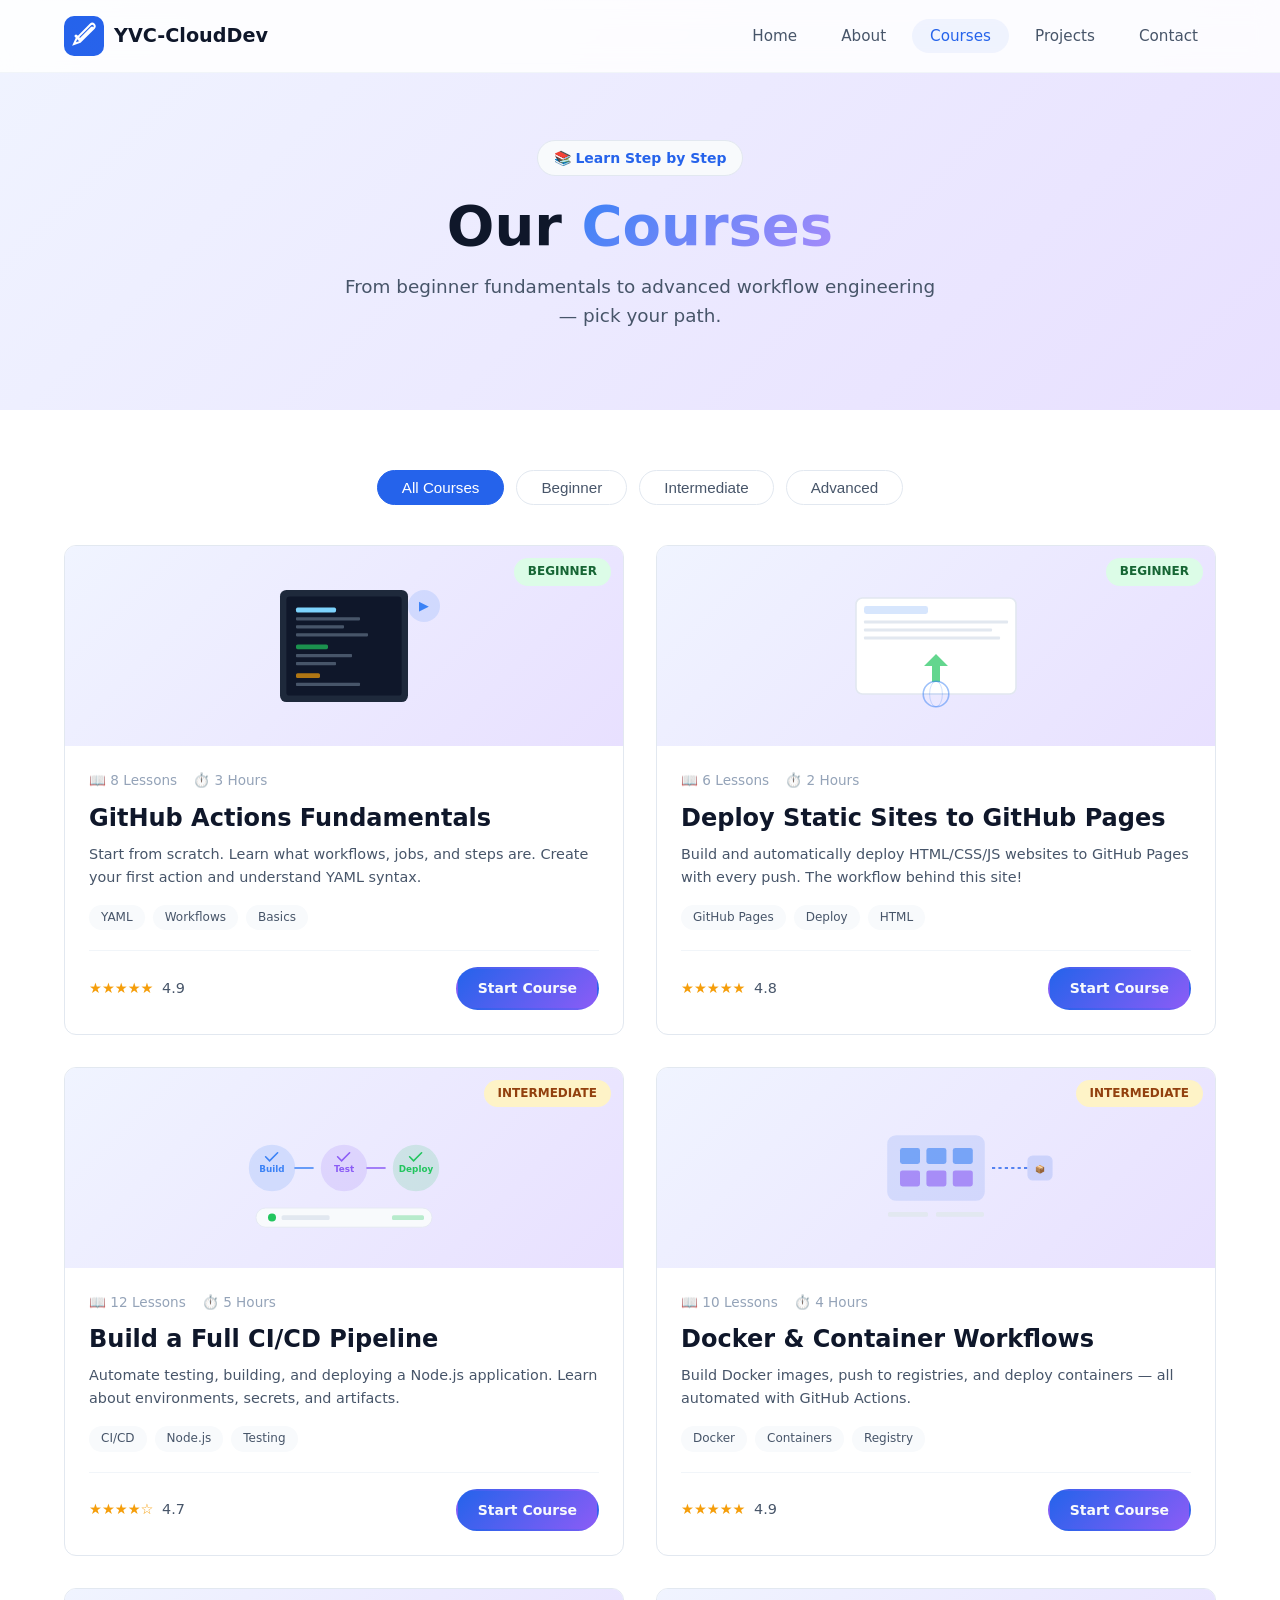
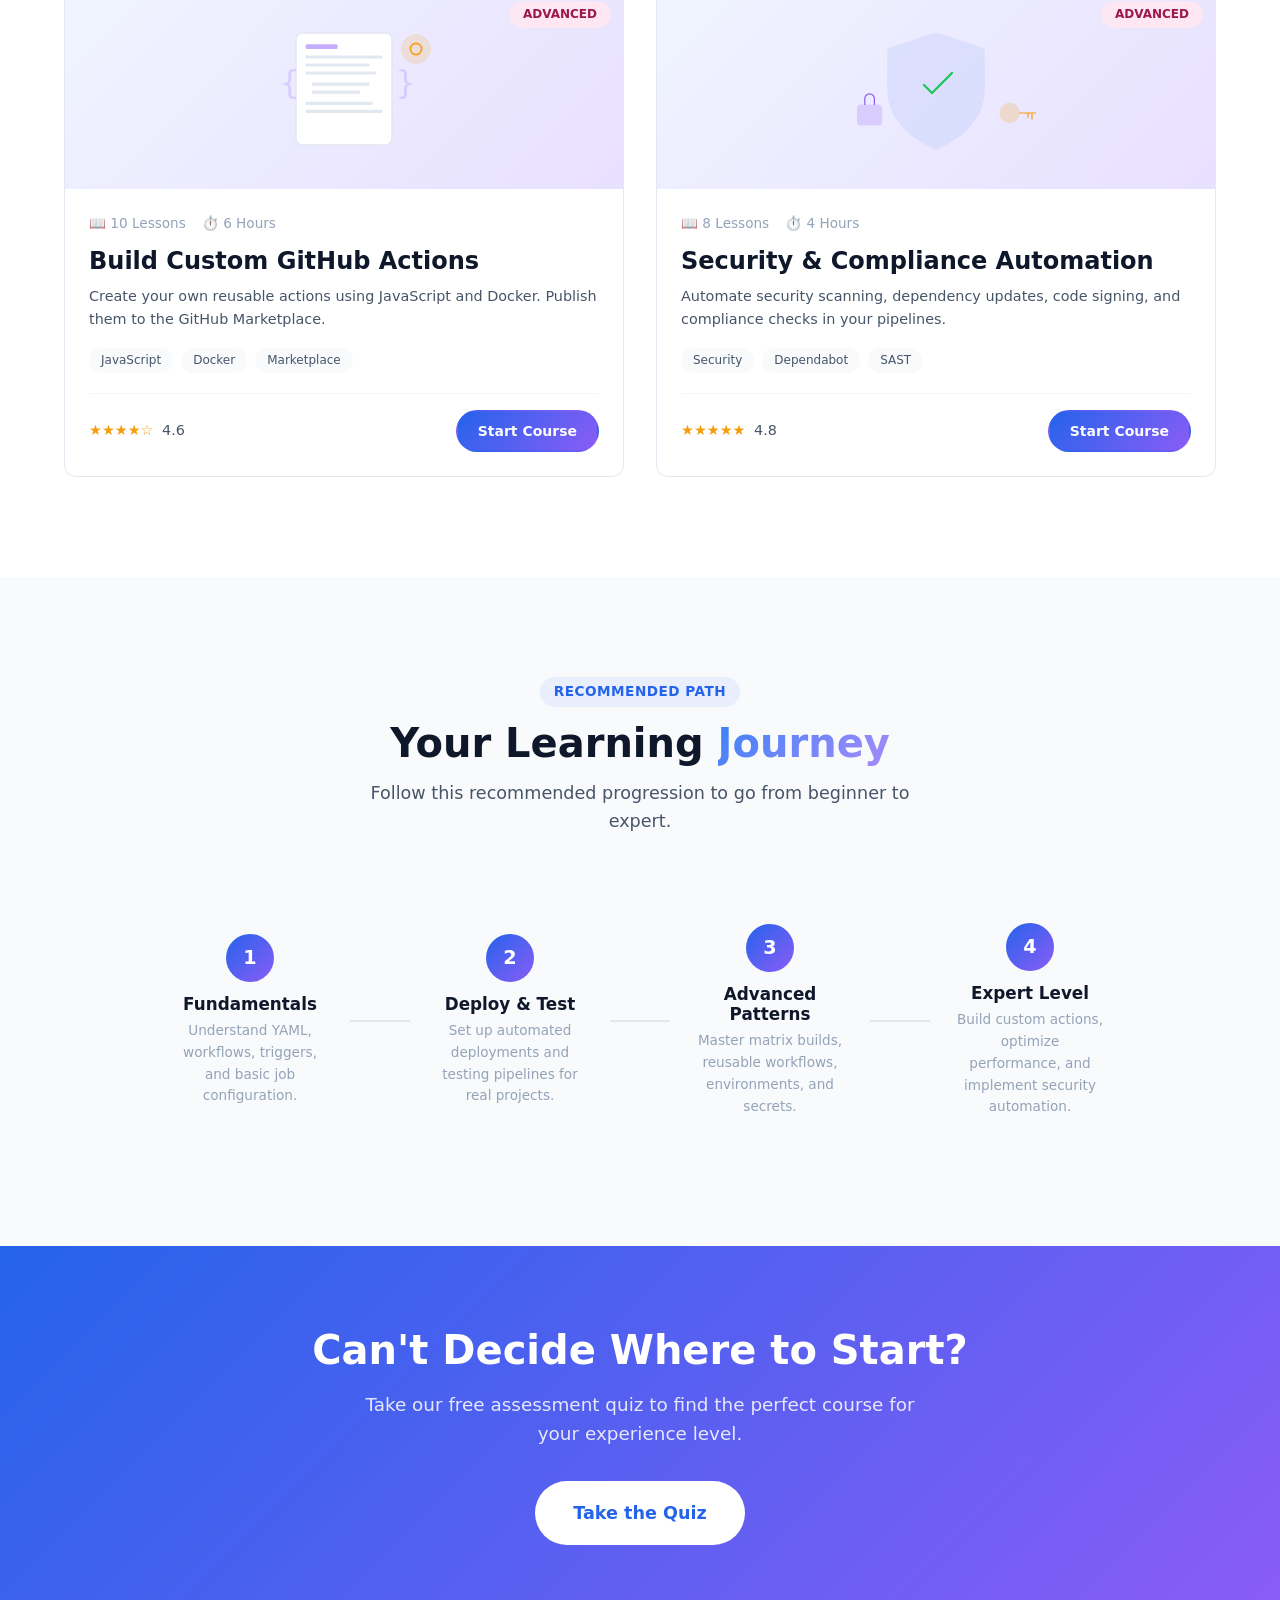
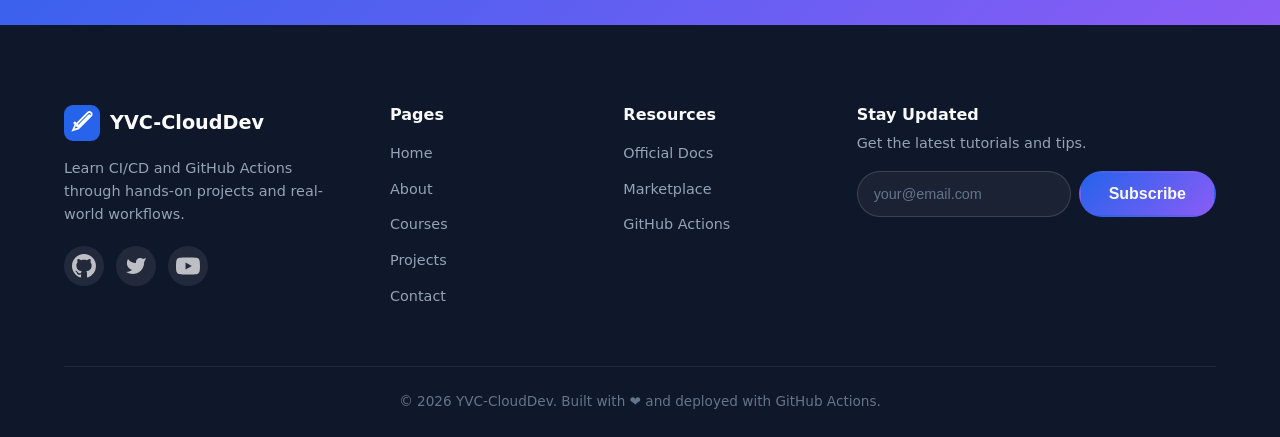
<file: courses.html>
<!DOCTYPE html>
<html lang="en">
<head>
    <meta charset="UTF-8">
    <meta name="viewport" content="width=device-width, initial-scale=1.0">
    <title>Courses - YVC-CloudDev</title>
    <link rel="stylesheet" href="css/style.css">
    <link rel="icon" href="images/favicon.svg" type="image/svg+xml">
</head>
<body>
    <!-- Navigation -->
    <nav class="navbar" id="navbar">
        <div class="container nav-container">
            <a href="index.html" class="logo">
                <img src="images/logo.svg" alt="YVC-CloudDev Logo" width="40" height="40">
                <span>YVC-CloudDev</span>
            </a>
            <button class="nav-toggle" id="navToggle" aria-label="Toggle navigation">
                <span></span>
                <span></span>
                <span></span>
            </button>
            <ul class="nav-links" id="navLinks">
                <li><a href="index.html">Home</a></li>
                <li><a href="about.html">About</a></li>
                <li><a href="courses.html" class="active">Courses</a></li>
                <li><a href="projects.html">Projects</a></li>
                <li><a href="contact.html">Contact</a></li>
            </ul>
        </div>
    </nav>

    <!-- Page Header -->
    <header class="page-header">
        <div class="container">
            <span class="badge">📚 Learn Step by Step</span>
            <h1>Our <span class="gradient-text">Courses</span></h1>
            <p>From beginner fundamentals to advanced workflow engineering — pick your path.</p>
        </div>
    </header>

    <!-- Course Filter -->
    <section class="courses-section">
        <div class="container">
            <div class="course-filters">
                <button class="filter-btn active" data-filter="all">All Courses</button>
                <button class="filter-btn" data-filter="beginner">Beginner</button>
                <button class="filter-btn" data-filter="intermediate">Intermediate</button>
                <button class="filter-btn" data-filter="advanced">Advanced</button>
            </div>

            <div class="courses-grid" id="coursesGrid">
                <!-- Course 1 -->
                <div class="course-card" data-level="beginner">
                    <div class="course-image">
                        <img src="images/course-1.svg" alt="GitHub Actions Fundamentals">
                        <span class="course-level beginner">Beginner</span>
                    </div>
                    <div class="course-body">
                        <div class="course-meta">
                            <span>📖 8 Lessons</span>
                            <span>⏱️ 3 Hours</span>
                        </div>
                        <h3>GitHub Actions Fundamentals</h3>
                        <p>Start from scratch. Learn what workflows, jobs, and steps are. Create your first action and understand YAML syntax.</p>
                        <div class="course-tags">
                            <span class="tag">YAML</span>
                            <span class="tag">Workflows</span>
                            <span class="tag">Basics</span>
                        </div>
                        <div class="course-footer">
                            <div class="course-rating">★★★★★ <span>4.9</span></div>
                            <a href="#" class="btn btn-sm btn-primary">Start Course</a>
                        </div>
                    </div>
                </div>

                <!-- Course 2 -->
                <div class="course-card" data-level="beginner">
                    <div class="course-image">
                        <img src="images/course-2.svg" alt="Deploy Static Sites">
                        <span class="course-level beginner">Beginner</span>
                    </div>
                    <div class="course-body">
                        <div class="course-meta">
                            <span>📖 6 Lessons</span>
                            <span>⏱️ 2 Hours</span>
                        </div>
                        <h3>Deploy Static Sites to GitHub Pages</h3>
                        <p>Build and automatically deploy HTML/CSS/JS websites to GitHub Pages with every push. The workflow behind this site!</p>
                        <div class="course-tags">
                            <span class="tag">GitHub Pages</span>
                            <span class="tag">Deploy</span>
                            <span class="tag">HTML</span>
                        </div>
                        <div class="course-footer">
                            <div class="course-rating">★★★★★ <span>4.8</span></div>
                            <a href="#" class="btn btn-sm btn-primary">Start Course</a>
                        </div>
                    </div>
                </div>

                <!-- Course 3 -->
                <div class="course-card" data-level="intermediate">
                    <div class="course-image">
                        <img src="images/course-3.svg" alt="CI/CD Pipeline">
                        <span class="course-level intermediate">Intermediate</span>
                    </div>
                    <div class="course-body">
                        <div class="course-meta">
                            <span>📖 12 Lessons</span>
                            <span>⏱️ 5 Hours</span>
                        </div>
                        <h3>Build a Full CI/CD Pipeline</h3>
                        <p>Automate testing, building, and deploying a Node.js application. Learn about environments, secrets, and artifacts.</p>
                        <div class="course-tags">
                            <span class="tag">CI/CD</span>
                            <span class="tag">Node.js</span>
                            <span class="tag">Testing</span>
                        </div>
                        <div class="course-footer">
                            <div class="course-rating">★★★★☆ <span>4.7</span></div>
                            <a href="#" class="btn btn-sm btn-primary">Start Course</a>
                        </div>
                    </div>
                </div>

                <!-- Course 4 -->
                <div class="course-card" data-level="intermediate">
                    <div class="course-image">
                        <img src="images/course-4.svg" alt="Docker & Containers">
                        <span class="course-level intermediate">Intermediate</span>
                    </div>
                    <div class="course-body">
                        <div class="course-meta">
                            <span>📖 10 Lessons</span>
                            <span>⏱️ 4 Hours</span>
                        </div>
                        <h3>Docker & Container Workflows</h3>
                        <p>Build Docker images, push to registries, and deploy containers — all automated with GitHub Actions.</p>
                        <div class="course-tags">
                            <span class="tag">Docker</span>
                            <span class="tag">Containers</span>
                            <span class="tag">Registry</span>
                        </div>
                        <div class="course-footer">
                            <div class="course-rating">★★★★★ <span>4.9</span></div>
                            <a href="#" class="btn btn-sm btn-primary">Start Course</a>
                        </div>
                    </div>
                </div>

                <!-- Course 5 -->
                <div class="course-card" data-level="advanced">
                    <div class="course-image">
                        <img src="images/course-5.svg" alt="Custom Actions">
                        <span class="course-level advanced">Advanced</span>
                    </div>
                    <div class="course-body">
                        <div class="course-meta">
                            <span>📖 10 Lessons</span>
                            <span>⏱️ 6 Hours</span>
                        </div>
                        <h3>Build Custom GitHub Actions</h3>
                        <p>Create your own reusable actions using JavaScript and Docker. Publish them to the GitHub Marketplace.</p>
                        <div class="course-tags">
                            <span class="tag">JavaScript</span>
                            <span class="tag">Docker</span>
                            <span class="tag">Marketplace</span>
                        </div>
                        <div class="course-footer">
                            <div class="course-rating">★★★★☆ <span>4.6</span></div>
                            <a href="#" class="btn btn-sm btn-primary">Start Course</a>
                        </div>
                    </div>
                </div>

                <!-- Course 6 -->
                <div class="course-card" data-level="advanced">
                    <div class="course-image">
                        <img src="images/course-6.svg" alt="Security & Compliance">
                        <span class="course-level advanced">Advanced</span>
                    </div>
                    <div class="course-body">
                        <div class="course-meta">
                            <span>📖 8 Lessons</span>
                            <span>⏱️ 4 Hours</span>
                        </div>
                        <h3>Security & Compliance Automation</h3>
                        <p>Automate security scanning, dependency updates, code signing, and compliance checks in your pipelines.</p>
                        <div class="course-tags">
                            <span class="tag">Security</span>
                            <span class="tag">Dependabot</span>
                            <span class="tag">SAST</span>
                        </div>
                        <div class="course-footer">
                            <div class="course-rating">★★★★★ <span>4.8</span></div>
                            <a href="#" class="btn btn-sm btn-primary">Start Course</a>
                        </div>
                    </div>
                </div>
            </div>
        </div>
    </section>

    <!-- Learning Path -->
    <section class="learning-path">
        <div class="container">
            <div class="section-header">
                <span class="section-tag">Recommended Path</span>
                <h2>Your Learning <span class="gradient-text">Journey</span></h2>
                <p>Follow this recommended progression to go from beginner to expert.</p>
            </div>
            <div class="path-steps">
                <div class="path-step">
                    <div class="path-number">1</div>
                    <h3>Fundamentals</h3>
                    <p>Understand YAML, workflows, triggers, and basic job configuration.</p>
                </div>
                <div class="path-connector"></div>
                <div class="path-step">
                    <div class="path-number">2</div>
                    <h3>Deploy & Test</h3>
                    <p>Set up automated deployments and testing pipelines for real projects.</p>
                </div>
                <div class="path-connector"></div>
                <div class="path-step">
                    <div class="path-number">3</div>
                    <h3>Advanced Patterns</h3>
                    <p>Master matrix builds, reusable workflows, environments, and secrets.</p>
                </div>
                <div class="path-connector"></div>
                <div class="path-step">
                    <div class="path-number">4</div>
                    <h3>Expert Level</h3>
                    <p>Build custom actions, optimize performance, and implement security automation.</p>
                </div>
            </div>
        </div>
    </section>

    <!-- CTA -->
    <section class="cta">
        <div class="container">
            <div class="cta-content">
                <h2>Can't Decide Where to Start?</h2>
                <p>Take our free assessment quiz to find the perfect course for your experience level.</p>
                <div class="cta-buttons">
                    <a href="contact.html" class="btn btn-primary btn-lg">Take the Quiz</a>
                </div>
            </div>
        </div>
    </section>

    <!-- Footer -->
    <footer class="footer">
        <div class="container">
            <div class="footer-grid">
                <div class="footer-brand">
                    <a href="index.html" class="logo">
                        <img src="images/logo.svg" alt="YVC-CloudDev" width="36" height="36">
                        <span>YVC-CloudDev</span>
                    </a>
                    <p>Learn CI/CD and GitHub Actions through hands-on projects and real-world workflows.</p>
                    <div class="social-links">
                        <a href="#" aria-label="GitHub"><img src="images/icon-github.svg" alt="GitHub" width="24" height="24"></a>
                        <a href="#" aria-label="Twitter"><img src="images/icon-twitter.svg" alt="Twitter" width="24" height="24"></a>
                        <a href="#" aria-label="YouTube"><img src="images/icon-youtube.svg" alt="YouTube" width="24" height="24"></a>
                    </div>
                </div>
                <div class="footer-links">
                    <h4>Pages</h4>
                    <ul>
                        <li><a href="index.html">Home</a></li>
                        <li><a href="about.html">About</a></li>
                        <li><a href="courses.html">Courses</a></li>
                        <li><a href="projects.html">Projects</a></li>
                        <li><a href="contact.html">Contact</a></li>
                    </ul>
                </div>
                <div class="footer-links">
                    <h4>Resources</h4>
                    <ul>
                        <li><a href="https://docs.github.com/en/actions" target="_blank" rel="noopener noreferrer">Official Docs</a></li>
                        <li><a href="https://github.com/marketplace?type=actions" target="_blank" rel="noopener noreferrer">Marketplace</a></li>
                        <li><a href="https://github.com/features/actions" target="_blank" rel="noopener noreferrer">GitHub Actions</a></li>
                    </ul>
                </div>
                <div class="footer-newsletter">
                    <h4>Stay Updated</h4>
                    <p>Get the latest tutorials and tips.</p>
                    <form class="newsletter-form" id="newsletterForm">
                        <input type="email" placeholder="your@email.com" required aria-label="Email address">
                        <button type="submit" class="btn btn-primary">Subscribe</button>
                    </form>
                </div>
            </div>
            <div class="footer-bottom">
                <p>&copy; 2026 YVC-CloudDev. Built with ❤️ and deployed with GitHub Actions.</p>
            </div>
        </div>
    </footer>

    <button class="back-to-top" id="backToTop" aria-label="Back to top">↑</button>
    <script src="js/main.js"></script>
</body>
</html>
</file>
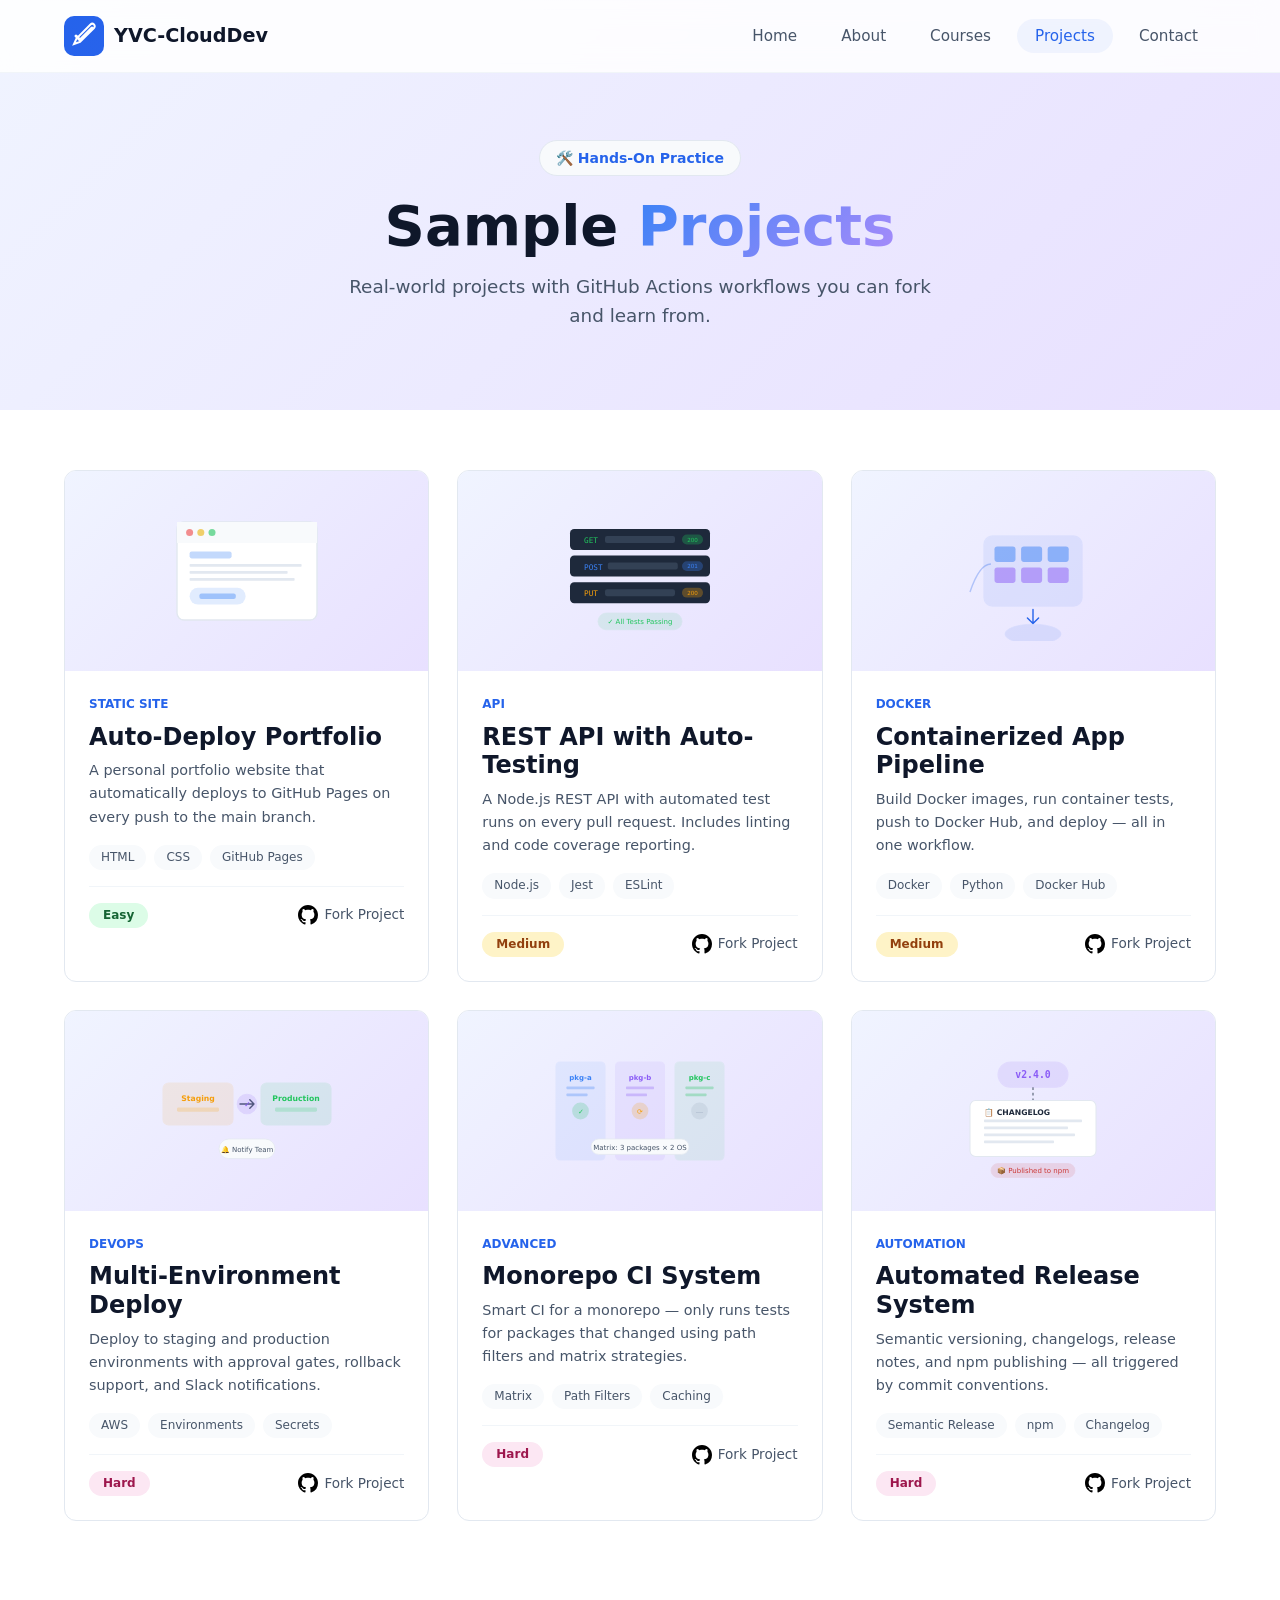
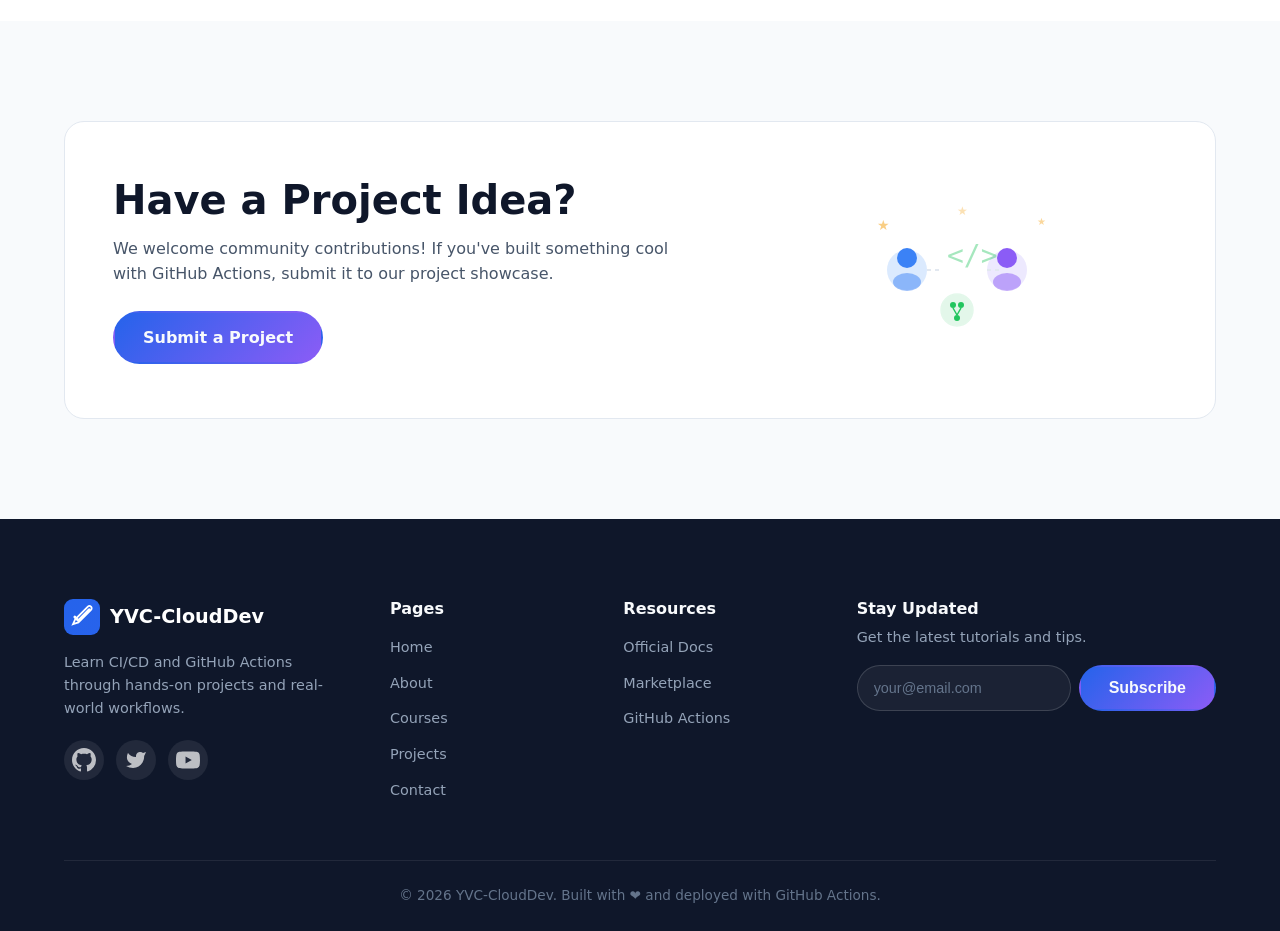
<file: projects.html>
<!DOCTYPE html>
<html lang="en">
<head>
    <meta charset="UTF-8">
    <meta name="viewport" content="width=device-width, initial-scale=1.0">
    <title>Projects - YVC-CloudDev</title>
    <link rel="stylesheet" href="css/style.css">
    <link rel="icon" href="images/favicon.svg" type="image/svg+xml">
</head>
<body>
    <!-- Navigation -->
    <nav class="navbar" id="navbar">
        <div class="container nav-container">
            <a href="index.html" class="logo">
                <img src="images/logo.svg" alt="YVC-CloudDev Logo" width="40" height="40">
                <span>YVC-CloudDev</span>
            </a>
            <button class="nav-toggle" id="navToggle" aria-label="Toggle navigation">
                <span></span>
                <span></span>
                <span></span>
            </button>
            <ul class="nav-links" id="navLinks">
                <li><a href="index.html">Home</a></li>
                <li><a href="about.html">About</a></li>
                <li><a href="courses.html">Courses</a></li>
                <li><a href="projects.html" class="active">Projects</a></li>
                <li><a href="contact.html">Contact</a></li>
            </ul>
        </div>
    </nav>

    <!-- Page Header -->
    <header class="page-header">
        <div class="container">
            <span class="badge">🛠️ Hands-On Practice</span>
            <h1>Sample <span class="gradient-text">Projects</span></h1>
            <p>Real-world projects with GitHub Actions workflows you can fork and learn from.</p>
        </div>
    </header>

    <!-- Projects Gallery -->
    <section class="projects-section">
        <div class="container">
            <div class="projects-grid">
                <!-- Project 1 -->
                <div class="project-card">
                    <div class="project-image">
                        <img src="images/project-1.svg" alt="Portfolio Website Project">
                        <div class="project-overlay">
                            <a href="#" class="btn btn-primary btn-sm">View Details</a>
                        </div>
                    </div>
                    <div class="project-body">
                        <div class="project-category">Static Site</div>
                        <h3>Auto-Deploy Portfolio</h3>
                        <p>A personal portfolio website that automatically deploys to GitHub Pages on every push to the main branch.</p>
                        <div class="project-tech">
                            <span>HTML</span>
                            <span>CSS</span>
                            <span>GitHub Pages</span>
                        </div>
                        <div class="project-actions">
                            <span class="difficulty easy">Easy</span>
                            <a href="#" class="project-link">
                                <img src="images/icon-github.svg" alt="GitHub" width="20" height="20">
                                Fork Project
                            </a>
                        </div>
                    </div>
                </div>

                <!-- Project 2 -->
                <div class="project-card">
                    <div class="project-image">
                        <img src="images/project-2.svg" alt="Node.js API Project">
                        <div class="project-overlay">
                            <a href="#" class="btn btn-primary btn-sm">View Details</a>
                        </div>
                    </div>
                    <div class="project-body">
                        <div class="project-category">API</div>
                        <h3>REST API with Auto-Testing</h3>
                        <p>A Node.js REST API with automated test runs on every pull request. Includes linting and code coverage reporting.</p>
                        <div class="project-tech">
                            <span>Node.js</span>
                            <span>Jest</span>
                            <span>ESLint</span>
                        </div>
                        <div class="project-actions">
                            <span class="difficulty medium">Medium</span>
                            <a href="#" class="project-link">
                                <img src="images/icon-github.svg" alt="GitHub" width="20" height="20">
                                Fork Project
                            </a>
                        </div>
                    </div>
                </div>

                <!-- Project 3 -->
                <div class="project-card">
                    <div class="project-image">
                        <img src="images/project-3.svg" alt="Docker App Project">
                        <div class="project-overlay">
                            <a href="#" class="btn btn-primary btn-sm">View Details</a>
                        </div>
                    </div>
                    <div class="project-body">
                        <div class="project-category">Docker</div>
                        <h3>Containerized App Pipeline</h3>
                        <p>Build Docker images, run container tests, push to Docker Hub, and deploy — all in one workflow.</p>
                        <div class="project-tech">
                            <span>Docker</span>
                            <span>Python</span>
                            <span>Docker Hub</span>
                        </div>
                        <div class="project-actions">
                            <span class="difficulty medium">Medium</span>
                            <a href="#" class="project-link">
                                <img src="images/icon-github.svg" alt="GitHub" width="20" height="20">
                                Fork Project
                            </a>
                        </div>
                    </div>
                </div>

                <!-- Project 4 -->
                <div class="project-card">
                    <div class="project-image">
                        <img src="images/project-4.svg" alt="Multi-Environment Deploy">
                        <div class="project-overlay">
                            <a href="#" class="btn btn-primary btn-sm">View Details</a>
                        </div>
                    </div>
                    <div class="project-body">
                        <div class="project-category">DevOps</div>
                        <h3>Multi-Environment Deploy</h3>
                        <p>Deploy to staging and production environments with approval gates, rollback support, and Slack notifications.</p>
                        <div class="project-tech">
                            <span>AWS</span>
                            <span>Environments</span>
                            <span>Secrets</span>
                        </div>
                        <div class="project-actions">
                            <span class="difficulty hard">Hard</span>
                            <a href="#" class="project-link">
                                <img src="images/icon-github.svg" alt="GitHub" width="20" height="20">
                                Fork Project
                            </a>
                        </div>
                    </div>
                </div>

                <!-- Project 5 -->
                <div class="project-card">
                    <div class="project-image">
                        <img src="images/project-5.svg" alt="Monorepo CI Project">
                        <div class="project-overlay">
                            <a href="#" class="btn btn-primary btn-sm">View Details</a>
                        </div>
                    </div>
                    <div class="project-body">
                        <div class="project-category">Advanced</div>
                        <h3>Monorepo CI System</h3>
                        <p>Smart CI for a monorepo — only runs tests for packages that changed using path filters and matrix strategies.</p>
                        <div class="project-tech">
                            <span>Matrix</span>
                            <span>Path Filters</span>
                            <span>Caching</span>
                        </div>
                        <div class="project-actions">
                            <span class="difficulty hard">Hard</span>
                            <a href="#" class="project-link">
                                <img src="images/icon-github.svg" alt="GitHub" width="20" height="20">
                                Fork Project
                            </a>
                        </div>
                    </div>
                </div>

                <!-- Project 6 -->
                <div class="project-card">
                    <div class="project-image">
                        <img src="images/project-6.svg" alt="Release Automation Project">
                        <div class="project-overlay">
                            <a href="#" class="btn btn-primary btn-sm">View Details</a>
                        </div>
                    </div>
                    <div class="project-body">
                        <div class="project-category">Automation</div>
                        <h3>Automated Release System</h3>
                        <p>Semantic versioning, changelogs, release notes, and npm publishing — all triggered by commit conventions.</p>
                        <div class="project-tech">
                            <span>Semantic Release</span>
                            <span>npm</span>
                            <span>Changelog</span>
                        </div>
                        <div class="project-actions">
                            <span class="difficulty hard">Hard</span>
                            <a href="#" class="project-link">
                                <img src="images/icon-github.svg" alt="GitHub" width="20" height="20">
                                Fork Project
                            </a>
                        </div>
                    </div>
                </div>
            </div>
        </div>
    </section>

    <!-- Contribute Section -->
    <section class="contribute-section">
        <div class="container">
            <div class="contribute-card">
                <div class="contribute-text">
                    <h2>Have a Project Idea?</h2>
                    <p>We welcome community contributions! If you've built something cool with GitHub Actions, submit it to our project showcase.</p>
                    <a href="contact.html" class="btn btn-primary">Submit a Project</a>
                </div>
                <div class="contribute-image">
                    <img src="images/contribute.svg" alt="Contribute to projects">
                </div>
            </div>
        </div>
    </section>

    <!-- Footer -->
    <footer class="footer">
        <div class="container">
            <div class="footer-grid">
                <div class="footer-brand">
                    <a href="index.html" class="logo">
                        <img src="images/logo.svg" alt="YVC-CloudDev" width="36" height="36">
                        <span>YVC-CloudDev</span>
                    </a>
                    <p>Learn CI/CD and GitHub Actions through hands-on projects and real-world workflows.</p>
                    <div class="social-links">
                        <a href="#" aria-label="GitHub"><img src="images/icon-github.svg" alt="GitHub" width="24" height="24"></a>
                        <a href="#" aria-label="Twitter"><img src="images/icon-twitter.svg" alt="Twitter" width="24" height="24"></a>
                        <a href="#" aria-label="YouTube"><img src="images/icon-youtube.svg" alt="YouTube" width="24" height="24"></a>
                    </div>
                </div>
                <div class="footer-links">
                    <h4>Pages</h4>
                    <ul>
                        <li><a href="index.html">Home</a></li>
                        <li><a href="about.html">About</a></li>
                        <li><a href="courses.html">Courses</a></li>
                        <li><a href="projects.html">Projects</a></li>
                        <li><a href="contact.html">Contact</a></li>
                    </ul>
                </div>
                <div class="footer-links">
                    <h4>Resources</h4>
                    <ul>
                        <li><a href="https://docs.github.com/en/actions" target="_blank" rel="noopener noreferrer">Official Docs</a></li>
                        <li><a href="https://github.com/marketplace?type=actions" target="_blank" rel="noopener noreferrer">Marketplace</a></li>
                        <li><a href="https://github.com/features/actions" target="_blank" rel="noopener noreferrer">GitHub Actions</a></li>
                    </ul>
                </div>
                <div class="footer-newsletter">
                    <h4>Stay Updated</h4>
                    <p>Get the latest tutorials and tips.</p>
                    <form class="newsletter-form" id="newsletterForm">
                        <input type="email" placeholder="your@email.com" required aria-label="Email address">
                        <button type="submit" class="btn btn-primary">Subscribe</button>
                    </form>
                </div>
            </div>
            <div class="footer-bottom">
                <p>&copy; 2026 YVC-CloudDev. Built with ❤️ and deployed with GitHub Actions.</p>
            </div>
        </div>
    </footer>

    <button class="back-to-top" id="backToTop" aria-label="Back to top">↑</button>
    <script src="js/main.js"></script>
</body>
</html>
</file>
<file: css/style.css>
/* ===================================
   YVC-CloudDev - Main Stylesheet
   Modern, responsive, GitHub-themed
   =================================== */

/* ---------- CSS Variables ---------- */
:root {
    --primary: #2563eb;
    --primary-dark: #1d4ed8;
    --primary-light: #3b82f6;
    --accent: #8b5cf6;
    --accent-dark: #7c3aed;
    --gradient: linear-gradient(135deg, #2563eb, #8b5cf6);
    --gradient-text: linear-gradient(135deg, #3b82f6, #a78bfa);

    --bg-primary: #ffffff;
    --bg-secondary: #f8fafc;
    --bg-dark: #0f172a;
    --bg-card: #ffffff;

    --text-primary: #0f172a;
    --text-secondary: #475569;
    --text-muted: #94a3b8;
    --text-inverse: #f8fafc;

    --border: #e2e8f0;
    --border-light: #f1f5f9;

    --shadow-sm: 0 1px 2px rgba(0,0,0,0.05);
    --shadow-md: 0 4px 6px -1px rgba(0,0,0,0.07), 0 2px 4px -1px rgba(0,0,0,0.04);
    --shadow-lg: 0 10px 25px -3px rgba(0,0,0,0.08), 0 4px 6px -2px rgba(0,0,0,0.04);
    --shadow-xl: 0 20px 50px -12px rgba(0,0,0,0.15);

    --radius-sm: 6px;
    --radius-md: 12px;
    --radius-lg: 20px;
    --radius-full: 50px;

    --font-sans: 'Segoe UI', system-ui, -apple-system, sans-serif;
    --font-mono: 'Cascadia Code', 'Fira Code', 'Consolas', monospace;

    --transition: 0.3s cubic-bezier(0.4, 0, 0.2, 1);
    --max-width: 1200px;
}

/* ---------- Reset & Base ---------- */
*,
*::before,
*::after {
    margin: 0;
    padding: 0;
    box-sizing: border-box;
}

html {
    scroll-behavior: smooth;
    scroll-padding-top: 80px;
}

body {
    font-family: var(--font-sans);
    font-size: 16px;
    line-height: 1.6;
    color: var(--text-primary);
    background: var(--bg-primary);
    overflow-x: hidden;
}

img {
    max-width: 100%;
    height: auto;
    display: block;
}

a {
    color: var(--primary);
    text-decoration: none;
    transition: color var(--transition);
}

a:hover {
    color: var(--primary-dark);
}

ul {
    list-style: none;
}

.container {
    max-width: var(--max-width);
    margin: 0 auto;
    padding: 0 24px;
}

/* ---------- Typography ---------- */
h1, h2, h3, h4 {
    line-height: 1.2;
    font-weight: 700;
}

h1 { font-size: clamp(2.2rem, 5vw, 3.5rem); }
h2 { font-size: clamp(1.8rem, 4vw, 2.5rem); }
h3 { font-size: clamp(1.2rem, 2.5vw, 1.5rem); }

.gradient-text {
    background: var(--gradient-text);
    -webkit-background-clip: text;
    -webkit-text-fill-color: transparent;
    background-clip: text;
}

/* ---------- Buttons ---------- */
.btn {
    display: inline-flex;
    align-items: center;
    justify-content: center;
    gap: 8px;
    padding: 12px 28px;
    border: 2px solid transparent;
    border-radius: var(--radius-full);
    font-size: 1rem;
    font-weight: 600;
    cursor: pointer;
    transition: all var(--transition);
    text-decoration: none;
    white-space: nowrap;
}

.btn-primary {
    background: var(--gradient);
    color: var(--text-inverse);
    border-color: transparent;
}
.btn-primary:hover {
    transform: translateY(-2px);
    box-shadow: 0 8px 25px rgba(37, 99, 235, 0.35);
    color: var(--text-inverse);
}

.btn-outline {
    background: transparent;
    color: var(--text-primary);
    border-color: var(--border);
}
.btn-outline:hover {
    border-color: var(--primary);
    color: var(--primary);
    transform: translateY(-2px);
}

.btn-sm { padding: 8px 20px; font-size: 0.875rem; }
.btn-lg { padding: 16px 36px; font-size: 1.1rem; }
.btn-full { width: 100%; }

.badge {
    display: inline-block;
    padding: 6px 16px;
    background: var(--bg-secondary);
    border: 1px solid var(--border);
    border-radius: var(--radius-full);
    font-size: 0.875rem;
    font-weight: 600;
    color: var(--primary);
    margin-bottom: 16px;
}

/* ---------- Navigation ---------- */
.navbar {
    position: fixed;
    top: 0;
    left: 0;
    right: 0;
    z-index: 1000;
    background: rgba(255, 255, 255, 0.85);
    backdrop-filter: blur(12px);
    -webkit-backdrop-filter: blur(12px);
    border-bottom: 1px solid var(--border-light);
    transition: all var(--transition);
}

.navbar.scrolled {
    box-shadow: var(--shadow-md);
}

.nav-container {
    display: flex;
    align-items: center;
    justify-content: space-between;
    height: 72px;
}

.logo {
    display: flex;
    align-items: center;
    gap: 10px;
    font-weight: 700;
    font-size: 1.2rem;
    color: var(--text-primary);
}
.logo:hover { color: var(--text-primary); }
.logo img { flex-shrink: 0; }

.nav-links {
    display: flex;
    align-items: center;
    gap: 8px;
}

.nav-links a {
    padding: 8px 18px;
    border-radius: var(--radius-full);
    font-weight: 500;
    color: var(--text-secondary);
    transition: all var(--transition);
    font-size: 0.95rem;
}

.nav-links a:hover,
.nav-links a.active {
    color: var(--primary);
    background: rgba(37, 99, 235, 0.06);
}

.nav-toggle {
    display: none;
    flex-direction: column;
    gap: 5px;
    background: none;
    border: none;
    cursor: pointer;
    padding: 8px;
}

.nav-toggle span {
    display: block;
    width: 24px;
    height: 2px;
    background: var(--text-primary);
    border-radius: 2px;
    transition: all var(--transition);
}

/* ---------- Hero Section ---------- */
.hero {
    position: relative;
    padding: 160px 0 120px;
    background: linear-gradient(135deg, #f0f4ff 0%, #e8e0ff 50%, #f0f4ff 100%);
    overflow: hidden;
}

.hero-particles {
    position: absolute;
    top: 0;
    left: 0;
    width: 100%;
    height: 100%;
    pointer-events: none;
}

.hero-content {
    display: grid;
    grid-template-columns: 1fr 1fr;
    gap: 60px;
    align-items: center;
    position: relative;
    z-index: 1;
}

.hero-text h1 {
    margin-bottom: 20px;
}

.hero-text p {
    font-size: 1.15rem;
    color: var(--text-secondary);
    margin-bottom: 32px;
    max-width: 520px;
}

.hero-buttons {
    display: flex;
    gap: 16px;
    margin-bottom: 48px;
    flex-wrap: wrap;
}

.hero-stats {
    display: flex;
    gap: 40px;
}

.stat {
    text-align: center;
}

.stat strong {
    display: block;
    font-size: 2rem;
    background: var(--gradient);
    -webkit-background-clip: text;
    -webkit-text-fill-color: transparent;
    background-clip: text;
}

.stat span {
    font-size: 0.875rem;
    color: var(--text-muted);
    font-weight: 500;
}

.hero-image {
    display: flex;
    justify-content: center;
}

.hero-image img {
    max-width: 480px;
    width: 100%;
    animation: float 6s ease-in-out infinite;
}

@keyframes float {
    0%, 100% { transform: translateY(0); }
    50% { transform: translateY(-20px); }
}

.hero-wave {
    position: absolute;
    bottom: -1px;
    left: 0;
    right: 0;
    line-height: 0;
}

.hero-wave svg {
    width: 100%;
    height: 80px;
}

/* ---------- Sections ---------- */
section {
    padding: 100px 0;
}

.section-header {
    text-align: center;
    margin-bottom: 60px;
}

.section-header p {
    color: var(--text-secondary);
    max-width: 600px;
    margin: 12px auto 0;
    font-size: 1.1rem;
}

.section-tag {
    display: inline-block;
    padding: 4px 14px;
    background: rgba(37, 99, 235, 0.08);
    color: var(--primary);
    border-radius: var(--radius-full);
    font-size: 0.85rem;
    font-weight: 600;
    text-transform: uppercase;
    letter-spacing: 0.5px;
    margin-bottom: 12px;
}

/* ---------- Features Grid ---------- */
.features {
    background: var(--bg-secondary);
}

.features-grid {
    display: grid;
    grid-template-columns: repeat(3, 1fr);
    gap: 28px;
}

.feature-card {
    background: var(--bg-card);
    border: 1px solid var(--border);
    border-radius: var(--radius-md);
    padding: 36px 28px;
    transition: all var(--transition);
}

.feature-card:hover {
    transform: translateY(-6px);
    box-shadow: var(--shadow-lg);
    border-color: var(--primary-light);
}

.feature-icon {
    width: 56px;
    height: 56px;
    border-radius: var(--radius-sm);
    background: rgba(37, 99, 235, 0.08);
    display: flex;
    align-items: center;
    justify-content: center;
    margin-bottom: 20px;
}

.feature-icon img {
    width: 32px;
    height: 32px;
}

.feature-card h3 {
    margin-bottom: 10px;
}

.feature-card p {
    color: var(--text-secondary);
    font-size: 0.95rem;
}

/* ---------- Workflow Section ---------- */
.workflow-section {
    background: var(--bg-primary);
}

.workflow-demo {
    display: grid;
    grid-template-columns: 1.3fr 1fr;
    gap: 48px;
    align-items: start;
}

/* Code Window */
.code-window {
    border-radius: var(--radius-md);
    overflow: hidden;
    box-shadow: var(--shadow-xl);
    border: 1px solid var(--border);
}

.code-header {
    display: flex;
    align-items: center;
    gap: 12px;
    padding: 14px 20px;
    background: #1e293b;
}

.code-dots {
    display: flex;
    gap: 8px;
}

.dot {
    width: 12px;
    height: 12px;
    border-radius: 50%;
}
.dot.red { background: #ef4444; }
.dot.yellow { background: #eab308; }
.dot.green { background: #22c55e; }

.code-title {
    color: #94a3b8;
    font-size: 0.85rem;
    font-family: var(--font-mono);
}

.code-body {
    background: #0f172a;
    padding: 24px;
    overflow-x: auto;
    margin: 0;
}

.code-body code {
    font-family: var(--font-mono);
    font-size: 0.9rem;
    line-height: 1.8;
    color: #e2e8f0;
}

.yaml-key {
    color: #7dd3fc;
}

/* Workflow Steps */
.workflow-steps {
    display: flex;
    flex-direction: column;
    gap: 4px;
}

.workflow-step {
    display: flex;
    align-items: center;
    gap: 16px;
    padding: 20px;
    border-radius: var(--radius-md);
    border: 1px solid var(--border);
    background: var(--bg-card);
    transition: all var(--transition);
}

.workflow-step:hover,
.workflow-step.active {
    border-color: var(--primary-light);
    box-shadow: var(--shadow-md);
}

.step-icon {
    font-size: 1.5rem;
    flex-shrink: 0;
}

.step-info h4 {
    font-size: 1rem;
    margin-bottom: 2px;
}

.step-info p {
    color: var(--text-muted);
    font-size: 0.875rem;
}

.workflow-connector {
    width: 2px;
    height: 16px;
    background: var(--border);
    margin-left: 36px;
}

/* ---------- Testimonials ---------- */
.testimonials {
    background: var(--bg-secondary);
}

.testimonial-slider {
    max-width: 600px;
    margin: 0 auto;
    position: relative;
    min-height: 280px;
}

.testimonial-card {
    background: var(--bg-card);
    border: 1px solid var(--border);
    border-radius: var(--radius-md);
    padding: 36px;
    text-align: center;
    display: none;
    animation: fadeIn 0.5s ease;
}

.testimonial-card.active {
    display: block;
}

@keyframes fadeIn {
    from { opacity: 0; transform: translateY(10px); }
    to { opacity: 1; transform: translateY(0); }
}

.testimonial-stars {
    color: #f59e0b;
    font-size: 1.3rem;
    margin-bottom: 16px;
}

.testimonial-card > p {
    font-size: 1.1rem;
    color: var(--text-secondary);
    font-style: italic;
    margin-bottom: 24px;
    line-height: 1.7;
}

.testimonial-author {
    display: flex;
    align-items: center;
    justify-content: center;
    gap: 12px;
}

.testimonial-author img {
    border-radius: 50%;
    border: 2px solid var(--border);
}

.testimonial-author div {
    text-align: left;
}

.testimonial-author strong {
    display: block;
    font-size: 0.95rem;
}

.testimonial-author span {
    font-size: 0.825rem;
    color: var(--text-muted);
}

.testimonial-dots {
    display: flex;
    justify-content: center;
    gap: 10px;
    margin-top: 24px;
}

.testimonial-dots .dot-btn {
    width: 10px;
    height: 10px;
    border-radius: 50%;
    background: var(--border);
    border: none;
    cursor: pointer;
    transition: all var(--transition);
}

.testimonial-dots .dot-btn.active {
    background: var(--primary);
    transform: scale(1.3);
}

/* ---------- CTA Section ---------- */
.cta {
    background: var(--gradient);
    padding: 80px 0;
}

.cta-content {
    text-align: center;
    color: white;
}

.cta-content h2 {
    color: white;
    margin-bottom: 16px;
}

.cta-content p {
    color: rgba(255, 255, 255, 0.85);
    font-size: 1.15rem;
    margin-bottom: 32px;
    max-width: 560px;
    margin-left: auto;
    margin-right: auto;
}

.cta-buttons {
    display: flex;
    gap: 16px;
    justify-content: center;
    flex-wrap: wrap;
}

.cta .btn-primary {
    background: white;
    color: var(--primary);
}
.cta .btn-primary:hover {
    box-shadow: 0 8px 25px rgba(0,0,0,0.2);
}

.cta .btn-outline {
    border-color: rgba(255,255,255,0.4);
    color: white;
}
.cta .btn-outline:hover {
    border-color: white;
    color: white;
    background: rgba(255,255,255,0.1);
}

/* ---------- Page Header ---------- */
.page-header {
    padding: 140px 0 80px;
    background: linear-gradient(135deg, #f0f4ff, #e8e0ff);
    text-align: center;
}

.page-header h1 {
    margin-bottom: 12px;
}

.page-header p {
    color: var(--text-secondary);
    font-size: 1.15rem;
    max-width: 600px;
    margin: 0 auto;
}

/* ---------- About Page ---------- */
.about-grid {
    display: grid;
    grid-template-columns: 1fr 1fr;
    gap: 60px;
    align-items: center;
}

.about-image img {
    border-radius: var(--radius-lg);
    box-shadow: var(--shadow-lg);
}

.about-text h2 {
    margin-bottom: 16px;
}

.about-text p {
    color: var(--text-secondary);
    margin-bottom: 16px;
}

.about-highlights {
    display: grid;
    grid-template-columns: 1fr 1fr 1fr;
    gap: 16px;
    margin-top: 24px;
}

.highlight {
    padding: 16px;
    background: var(--bg-secondary);
    border-radius: var(--radius-sm);
    text-align: center;
}

.highlight strong {
    display: block;
    font-size: 0.95rem;
    margin-bottom: 4px;
}

.highlight p {
    font-size: 0.8rem;
    color: var(--text-muted);
    margin: 0;
}

/* ---------- Timeline ---------- */
.timeline-section {
    background: var(--bg-secondary);
}

.timeline {
    position: relative;
    max-width: 700px;
    margin: 0 auto;
    padding-left: 40px;
}

.timeline::before {
    content: '';
    position: absolute;
    left: 15px;
    top: 0;
    bottom: 0;
    width: 2px;
    background: var(--border);
}

.timeline-item {
    position: relative;
    margin-bottom: 40px;
}

.timeline-marker {
    position: absolute;
    left: -33px;
    top: 4px;
    width: 16px;
    height: 16px;
    border-radius: 50%;
    background: var(--gradient);
    border: 3px solid var(--bg-secondary);
}

.timeline-content {
    background: var(--bg-card);
    border: 1px solid var(--border);
    border-radius: var(--radius-md);
    padding: 24px;
}

.timeline-date {
    display: inline-block;
    padding: 2px 12px;
    background: rgba(37, 99, 235, 0.08);
    color: var(--primary);
    border-radius: var(--radius-full);
    font-size: 0.85rem;
    font-weight: 600;
    margin-bottom: 8px;
}

.timeline-content h3 {
    margin-bottom: 6px;
}

.timeline-content p {
    color: var(--text-secondary);
    font-size: 0.95rem;
}

/* ---------- Team ---------- */
.team-grid {
    display: grid;
    grid-template-columns: repeat(3, 1fr);
    gap: 32px;
}

.team-card {
    text-align: center;
    background: var(--bg-card);
    border: 1px solid var(--border);
    border-radius: var(--radius-md);
    padding: 40px 28px;
    transition: all var(--transition);
}

.team-card:hover {
    transform: translateY(-6px);
    box-shadow: var(--shadow-lg);
}

.team-avatar {
    width: 100px;
    height: 100px;
    border-radius: 50%;
    overflow: hidden;
    margin: 0 auto 20px;
    border: 3px solid var(--border);
}

.team-avatar img {
    width: 100%;
    height: 100%;
    object-fit: cover;
}

.team-role {
    display: inline-block;
    padding: 2px 12px;
    background: rgba(139, 92, 246, 0.08);
    color: var(--accent);
    border-radius: var(--radius-full);
    font-size: 0.8rem;
    font-weight: 600;
    margin-bottom: 12px;
}

.team-card p {
    color: var(--text-secondary);
    font-size: 0.9rem;
}

/* ---------- Values ---------- */
.values-section {
    background: var(--bg-secondary);
}

.values-grid {
    display: grid;
    grid-template-columns: repeat(2, 1fr);
    gap: 28px;
}

.value-card {
    background: var(--bg-card);
    border: 1px solid var(--border);
    border-radius: var(--radius-md);
    padding: 36px;
    transition: all var(--transition);
}

.value-card:hover {
    border-color: var(--primary-light);
    box-shadow: var(--shadow-md);
}

.value-number {
    font-size: 2.5rem;
    font-weight: 800;
    background: var(--gradient-text);
    -webkit-background-clip: text;
    -webkit-text-fill-color: transparent;
    background-clip: text;
    margin-bottom: 12px;
}

.value-card h3 {
    margin-bottom: 8px;
}

.value-card p {
    color: var(--text-secondary);
    font-size: 0.95rem;
}

/* ---------- Courses Page ---------- */
.courses-section {
    padding-top: 60px;
}

.course-filters {
    display: flex;
    gap: 12px;
    justify-content: center;
    margin-bottom: 40px;
    flex-wrap: wrap;
}

.filter-btn {
    padding: 8px 24px;
    border: 1px solid var(--border);
    border-radius: var(--radius-full);
    background: var(--bg-card);
    font-weight: 500;
    cursor: pointer;
    transition: all var(--transition);
    font-size: 0.95rem;
    color: var(--text-secondary);
}

.filter-btn:hover,
.filter-btn.active {
    background: var(--primary);
    color: white;
    border-color: var(--primary);
}

.courses-grid {
    display: grid;
    grid-template-columns: repeat(2, 1fr);
    gap: 32px;
}

.course-card {
    background: var(--bg-card);
    border: 1px solid var(--border);
    border-radius: var(--radius-md);
    overflow: hidden;
    transition: all var(--transition);
}

.course-card:hover {
    transform: translateY(-4px);
    box-shadow: var(--shadow-lg);
}

.course-card.hidden {
    display: none;
}

.course-image {
    position: relative;
    height: 200px;
    background: linear-gradient(135deg, #f0f4ff, #e8e0ff);
    display: flex;
    align-items: center;
    justify-content: center;
    overflow: hidden;
}

.course-image img {
    max-height: 160px;
    object-fit: contain;
}

.course-level {
    position: absolute;
    top: 12px;
    right: 12px;
    padding: 4px 14px;
    border-radius: var(--radius-full);
    font-size: 0.75rem;
    font-weight: 600;
    text-transform: uppercase;
}

.course-level.beginner { background: #dcfce7; color: #166534; }
.course-level.intermediate { background: #fef3c7; color: #92400e; }
.course-level.advanced { background: #fce7f3; color: #9d174d; }

.course-body {
    padding: 24px;
}

.course-meta {
    display: flex;
    gap: 16px;
    margin-bottom: 12px;
    font-size: 0.85rem;
    color: var(--text-muted);
}

.course-body h3 {
    margin-bottom: 10px;
}

.course-body p {
    color: var(--text-secondary);
    font-size: 0.9rem;
    margin-bottom: 16px;
}

.course-tags {
    display: flex;
    gap: 8px;
    flex-wrap: wrap;
    margin-bottom: 20px;
}

.tag {
    padding: 3px 12px;
    background: var(--bg-secondary);
    border-radius: var(--radius-full);
    font-size: 0.75rem;
    font-weight: 500;
    color: var(--text-secondary);
}

.course-footer {
    display: flex;
    align-items: center;
    justify-content: space-between;
    padding-top: 16px;
    border-top: 1px solid var(--border-light);
}

.course-rating {
    color: #f59e0b;
    font-size: 0.9rem;
}

.course-rating span {
    color: var(--text-secondary);
    margin-left: 4px;
}

/* ---------- Learning Path ---------- */
.learning-path {
    background: var(--bg-secondary);
}

.path-steps {
    display: flex;
    align-items: center;
    justify-content: center;
    gap: 0;
    flex-wrap: wrap;
}

.path-step {
    text-align: center;
    padding: 28px 24px;
    max-width: 200px;
}

.path-number {
    width: 48px;
    height: 48px;
    border-radius: 50%;
    background: var(--gradient);
    color: white;
    font-weight: 700;
    font-size: 1.2rem;
    display: flex;
    align-items: center;
    justify-content: center;
    margin: 0 auto 12px;
}

.path-step h3 {
    margin-bottom: 6px;
    font-size: 1.05rem;
}

.path-step p {
    font-size: 0.85rem;
    color: var(--text-muted);
}

.path-connector {
    width: 60px;
    height: 2px;
    background: var(--border);
}

/* ---------- Projects Page ---------- */
.projects-section {
    padding-top: 60px;
}

.projects-grid {
    display: grid;
    grid-template-columns: repeat(3, 1fr);
    gap: 28px;
}

.project-card {
    background: var(--bg-card);
    border: 1px solid var(--border);
    border-radius: var(--radius-md);
    overflow: hidden;
    transition: all var(--transition);
}

.project-card:hover {
    transform: translateY(-6px);
    box-shadow: var(--shadow-lg);
}

.project-image {
    position: relative;
    height: 200px;
    background: linear-gradient(135deg, #f0f4ff, #e8e0ff);
    display: flex;
    align-items: center;
    justify-content: center;
    overflow: hidden;
}

.project-image img {
    max-height: 140px;
    transition: transform var(--transition);
}

.project-card:hover .project-image img {
    transform: scale(1.05);
}

.project-overlay {
    position: absolute;
    inset: 0;
    background: rgba(15, 23, 42, 0.6);
    display: flex;
    align-items: center;
    justify-content: center;
    opacity: 0;
    transition: opacity var(--transition);
}

.project-card:hover .project-overlay {
    opacity: 1;
}

.project-body {
    padding: 24px;
}

.project-category {
    font-size: 0.75rem;
    font-weight: 600;
    text-transform: uppercase;
    color: var(--primary);
    margin-bottom: 8px;
}

.project-body h3 {
    margin-bottom: 8px;
}

.project-body p {
    color: var(--text-secondary);
    font-size: 0.9rem;
    margin-bottom: 16px;
}

.project-tech {
    display: flex;
    gap: 8px;
    flex-wrap: wrap;
    margin-bottom: 16px;
}

.project-tech span {
    padding: 3px 12px;
    background: var(--bg-secondary);
    border-radius: var(--radius-full);
    font-size: 0.75rem;
    font-weight: 500;
    color: var(--text-secondary);
}

.project-actions {
    display: flex;
    align-items: center;
    justify-content: space-between;
    padding-top: 16px;
    border-top: 1px solid var(--border-light);
}

.difficulty {
    padding: 3px 14px;
    border-radius: var(--radius-full);
    font-size: 0.75rem;
    font-weight: 600;
}
.difficulty.easy { background: #dcfce7; color: #166534; }
.difficulty.medium { background: #fef3c7; color: #92400e; }
.difficulty.hard { background: #fce7f3; color: #9d174d; }

.project-link {
    display: flex;
    align-items: center;
    gap: 6px;
    font-size: 0.85rem;
    font-weight: 500;
    color: var(--text-secondary);
}
.project-link:hover {
    color: var(--primary);
}

/* ---------- Contribute Section ---------- */
.contribute-section {
    background: var(--bg-secondary);
}

.contribute-card {
    display: grid;
    grid-template-columns: 1.4fr 1fr;
    gap: 48px;
    align-items: center;
    background: var(--bg-card);
    border: 1px solid var(--border);
    border-radius: var(--radius-lg);
    padding: 48px;
}

.contribute-text h2 {
    margin-bottom: 12px;
}

.contribute-text p {
    color: var(--text-secondary);
    margin-bottom: 24px;
}

.contribute-image img {
    max-width: 300px;
    margin: 0 auto;
}

/* ---------- Contact Page ---------- */
.contact-section {
    padding-top: 60px;
}

.contact-grid {
    display: grid;
    grid-template-columns: 1.2fr 1fr;
    gap: 60px;
}

.contact-form-wrapper h2 {
    margin-bottom: 28px;
}

.contact-form {
    display: flex;
    flex-direction: column;
    gap: 20px;
}

.form-row {
    display: grid;
    grid-template-columns: 1fr 1fr;
    gap: 20px;
}

.form-group {
    display: flex;
    flex-direction: column;
    gap: 6px;
}

.form-group label {
    font-weight: 600;
    font-size: 0.9rem;
    color: var(--text-primary);
}

.form-group input,
.form-group select,
.form-group textarea {
    padding: 12px 16px;
    border: 1px solid var(--border);
    border-radius: var(--radius-sm);
    font-size: 1rem;
    font-family: var(--font-sans);
    transition: all var(--transition);
    background: var(--bg-card);
    color: var(--text-primary);
}

.form-group input:focus,
.form-group select:focus,
.form-group textarea:focus {
    outline: none;
    border-color: var(--primary);
    box-shadow: 0 0 0 3px rgba(37, 99, 235, 0.1);
}

.form-group textarea {
    resize: vertical;
    min-height: 120px;
}

.form-success {
    text-align: center;
    padding: 48px;
    background: var(--bg-secondary);
    border-radius: var(--radius-md);
}

.success-icon {
    font-size: 3rem;
    margin-bottom: 16px;
}

.form-success h3 {
    margin-bottom: 8px;
}

.form-success p {
    color: var(--text-secondary);
}

/* Contact Info Cards */
.contact-info {
    display: flex;
    flex-direction: column;
    gap: 20px;
}

.contact-info-card {
    background: var(--bg-card);
    border: 1px solid var(--border);
    border-radius: var(--radius-md);
    padding: 24px;
    transition: all var(--transition);
}

.contact-info-card:hover {
    border-color: var(--primary-light);
    box-shadow: var(--shadow-md);
}

.info-icon {
    font-size: 1.5rem;
    margin-bottom: 8px;
}

.contact-info-card h3 {
    font-size: 1rem;
    margin-bottom: 4px;
}

.contact-info-card p {
    color: var(--primary);
    font-weight: 500;
    font-size: 0.95rem;
}

.contact-info-card span {
    font-size: 0.825rem;
    color: var(--text-muted);
}

/* FAQ */
.faq-section {
    margin-top: 16px;
}

.faq-section h3 {
    margin-bottom: 16px;
    font-size: 1.1rem;
}

.faq-list {
    display: flex;
    flex-direction: column;
    gap: 8px;
}

.faq-item {
    border: 1px solid var(--border);
    border-radius: var(--radius-sm);
    overflow: hidden;
}

.faq-item summary {
    padding: 16px;
    cursor: pointer;
    font-weight: 600;
    font-size: 0.95rem;
    transition: background var(--transition);
}

.faq-item summary:hover {
    background: var(--bg-secondary);
}

.faq-item p {
    padding: 0 16px 16px;
    color: var(--text-secondary);
    font-size: 0.9rem;
}

/* ---------- Location Section ---------- */
.location-section {
    background: var(--bg-secondary);
}

.location-card {
    display: grid;
    grid-template-columns: 1fr 1fr;
    gap: 48px;
    align-items: center;
}

.location-text h2 {
    margin-bottom: 16px;
}

.location-text p {
    color: var(--text-secondary);
    margin-bottom: 28px;
}

.location-stats {
    display: flex;
    gap: 36px;
}

.loc-stat {
    text-align: center;
}

.loc-stat strong {
    display: block;
    font-size: 1.8rem;
    background: var(--gradient);
    -webkit-background-clip: text;
    -webkit-text-fill-color: transparent;
    background-clip: text;
}

.loc-stat span {
    font-size: 0.85rem;
    color: var(--text-muted);
}

.location-image img {
    border-radius: var(--radius-md);
}

/* ---------- Footer ---------- */
.footer {
    background: var(--bg-dark);
    color: var(--text-inverse);
    padding: 80px 0 0;
}

.footer-grid {
    display: grid;
    grid-template-columns: 1.5fr 1fr 1fr 1.5fr;
    gap: 48px;
    padding-bottom: 48px;
}

.footer-brand .logo {
    color: white;
    margin-bottom: 16px;
}

.footer-brand p {
    color: #94a3b8;
    font-size: 0.9rem;
    margin-bottom: 20px;
}

.social-links {
    display: flex;
    gap: 12px;
}

.social-links a {
    display: flex;
    align-items: center;
    justify-content: center;
    width: 40px;
    height: 40px;
    border-radius: 50%;
    background: rgba(255, 255, 255, 0.08);
    transition: all var(--transition);
}

.social-links a:hover {
    background: rgba(255, 255, 255, 0.15);
    transform: translateY(-2px);
}

.social-links img {
    filter: brightness(0) invert(1);
    opacity: 0.7;
}

.footer-links h4 {
    margin-bottom: 16px;
    font-size: 1rem;
}

.footer-links li {
    margin-bottom: 10px;
}

.footer-links a {
    color: #94a3b8;
    font-size: 0.9rem;
    transition: color var(--transition);
}

.footer-links a:hover {
    color: white;
}

.footer-newsletter h4 {
    margin-bottom: 8px;
}

.footer-newsletter p {
    color: #94a3b8;
    font-size: 0.9rem;
    margin-bottom: 16px;
}

.newsletter-form {
    display: flex;
    gap: 8px;
}

.newsletter-form input {
    flex: 1;
    padding: 10px 16px;
    border: 1px solid rgba(255, 255, 255, 0.15);
    border-radius: var(--radius-full);
    background: rgba(255, 255, 255, 0.05);
    color: white;
    font-size: 0.9rem;
}

.newsletter-form input::placeholder {
    color: #64748b;
}

.newsletter-form input:focus {
    outline: none;
    border-color: var(--primary);
}

.footer-bottom {
    border-top: 1px solid rgba(255, 255, 255, 0.08);
    padding: 24px 0;
    text-align: center;
}

.footer-bottom p {
    color: #64748b;
    font-size: 0.85rem;
}

/* ---------- Back to Top ---------- */
.back-to-top {
    position: fixed;
    bottom: 32px;
    right: 32px;
    width: 48px;
    height: 48px;
    border-radius: 50%;
    background: var(--gradient);
    color: white;
    border: none;
    font-size: 1.3rem;
    cursor: pointer;
    opacity: 0;
    visibility: hidden;
    transform: translateY(20px);
    transition: all var(--transition);
    z-index: 999;
    box-shadow: var(--shadow-lg);
}

.back-to-top.visible {
    opacity: 1;
    visibility: visible;
    transform: translateY(0);
}

.back-to-top:hover {
    transform: translateY(-3px);
    box-shadow: var(--shadow-xl);
}

/* ---------- Animations ---------- */
.fade-in {
    opacity: 0;
    transform: translateY(30px);
    transition: opacity 0.6s ease, transform 0.6s ease;
}

.fade-in.visible {
    opacity: 1;
    transform: translateY(0);
}

/* ---------- Responsive ---------- */
@media (max-width: 1024px) {
    .hero-content {
        grid-template-columns: 1fr;
        text-align: center;
    }
    .hero-text p { margin: 0 auto 32px; }
    .hero-buttons { justify-content: center; }
    .hero-stats { justify-content: center; }
    .hero-image { order: -1; }
    .hero-image img { max-width: 350px; }

    .features-grid { grid-template-columns: repeat(2, 1fr); }
    .workflow-demo { grid-template-columns: 1fr; }
    .about-grid { grid-template-columns: 1fr; }
    .about-image { display: flex; justify-content: center; }
    .about-image img { max-width: 400px; }
    .team-grid { grid-template-columns: repeat(2, 1fr); }
    .projects-grid { grid-template-columns: repeat(2, 1fr); }
    .footer-grid { grid-template-columns: repeat(2, 1fr); }
    .location-card { grid-template-columns: 1fr; }
    .contact-grid { grid-template-columns: 1fr; }
    .contribute-card { grid-template-columns: 1fr; }
    .contribute-image { text-align: center; }
}

@media (max-width: 768px) {
    .nav-toggle {
        display: flex;
    }

    .nav-links {
        position: fixed;
        top: 72px;
        left: 0;
        right: 0;
        background: var(--bg-primary);
        flex-direction: column;
        padding: 20px;
        border-bottom: 1px solid var(--border);
        transform: translateY(-120%);
        transition: transform var(--transition);
        gap: 4px;
    }

    .nav-links.open {
        transform: translateY(0);
    }

    .nav-links a {
        width: 100%;
        text-align: center;
        padding: 12px;
    }

    .features-grid { grid-template-columns: 1fr; }
    .courses-grid { grid-template-columns: 1fr; }
    .projects-grid { grid-template-columns: 1fr; }
    .team-grid { grid-template-columns: 1fr; }
    .values-grid { grid-template-columns: 1fr; }
    .footer-grid { grid-template-columns: 1fr; }
    .form-row { grid-template-columns: 1fr; }
    .about-highlights { grid-template-columns: 1fr; }

    .path-steps { flex-direction: column; }
    .path-connector {
        width: 2px;
        height: 30px;
    }

    .hero { padding: 130px 0 100px; }
    .hero-stats { gap: 24px; }
    .stat strong { font-size: 1.6rem; }

    .newsletter-form { flex-direction: column; }
    .location-stats { flex-direction: column; gap: 16px; }
}

@media (max-width: 480px) {
    .container { padding: 0 16px; }
    section { padding: 70px 0; }
    .hero { padding: 120px 0 80px; }
    .page-header { padding: 120px 0 60px; }
}
</file>
